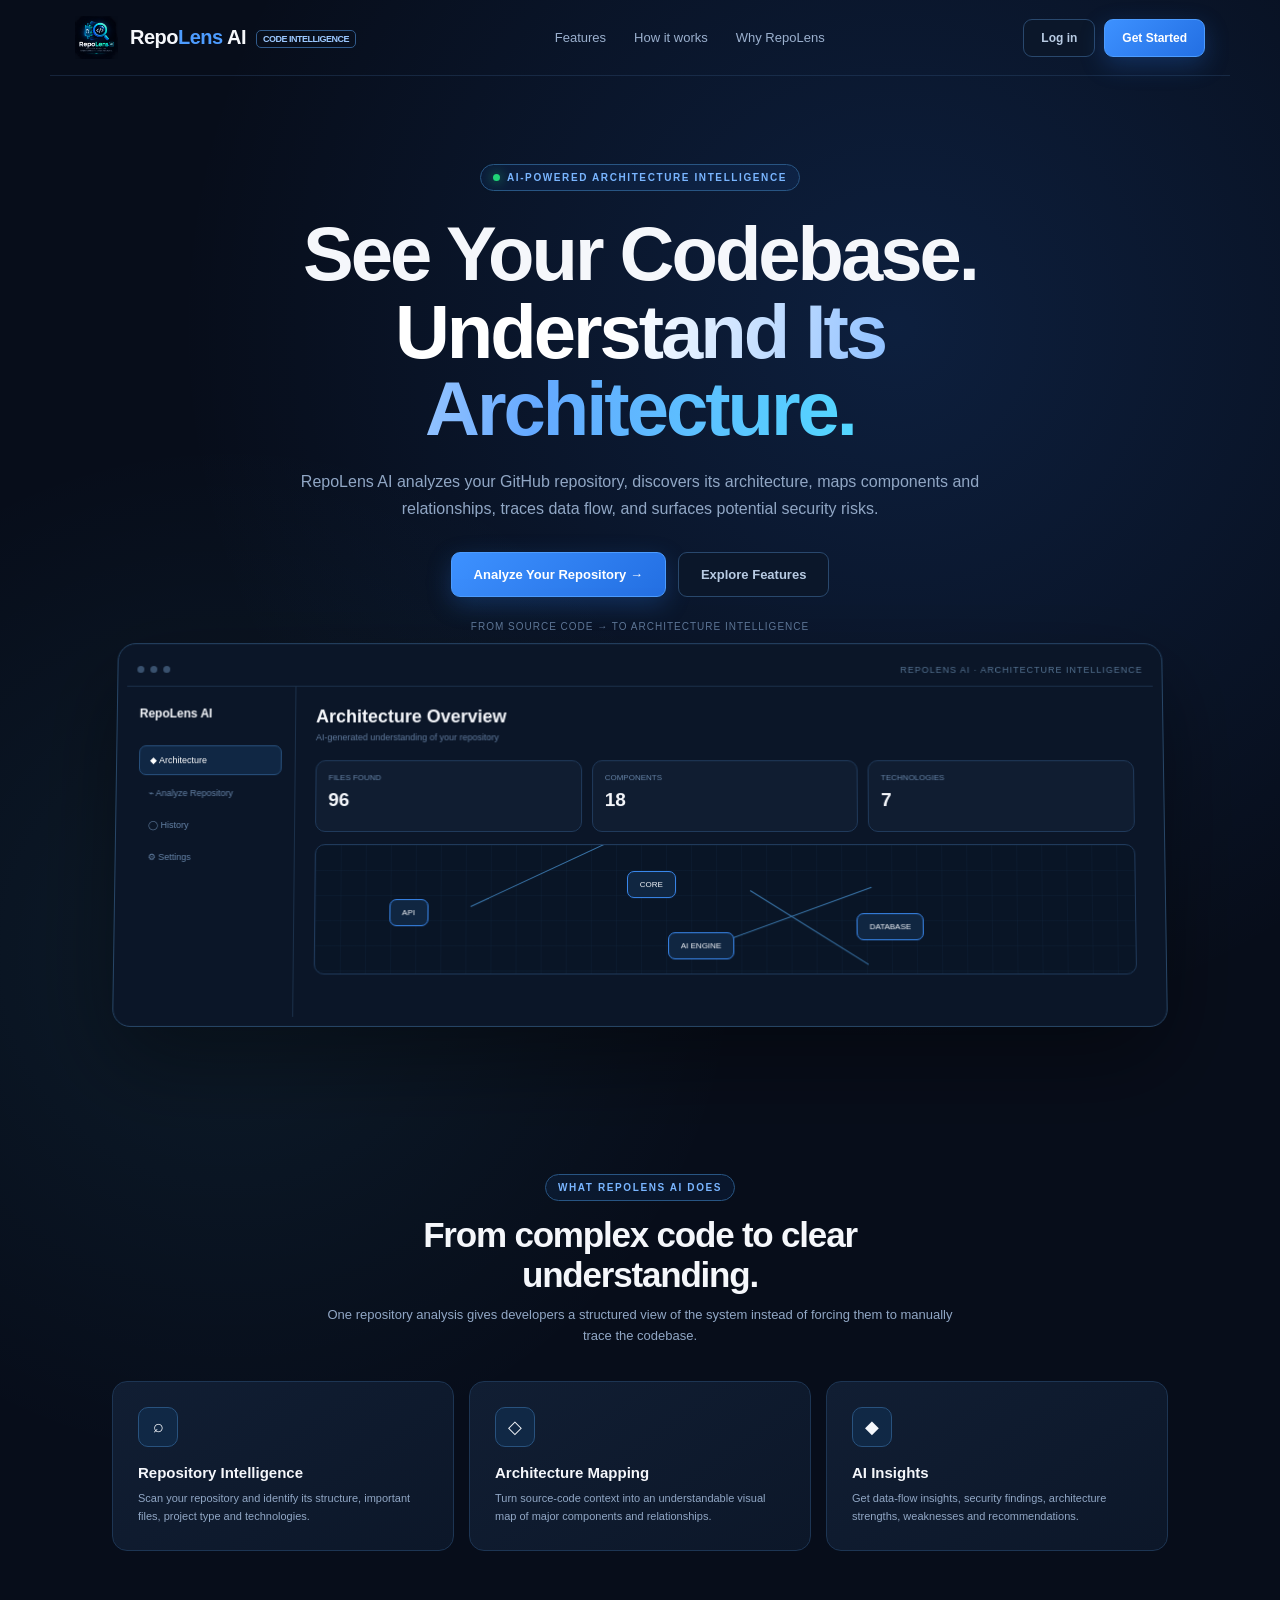
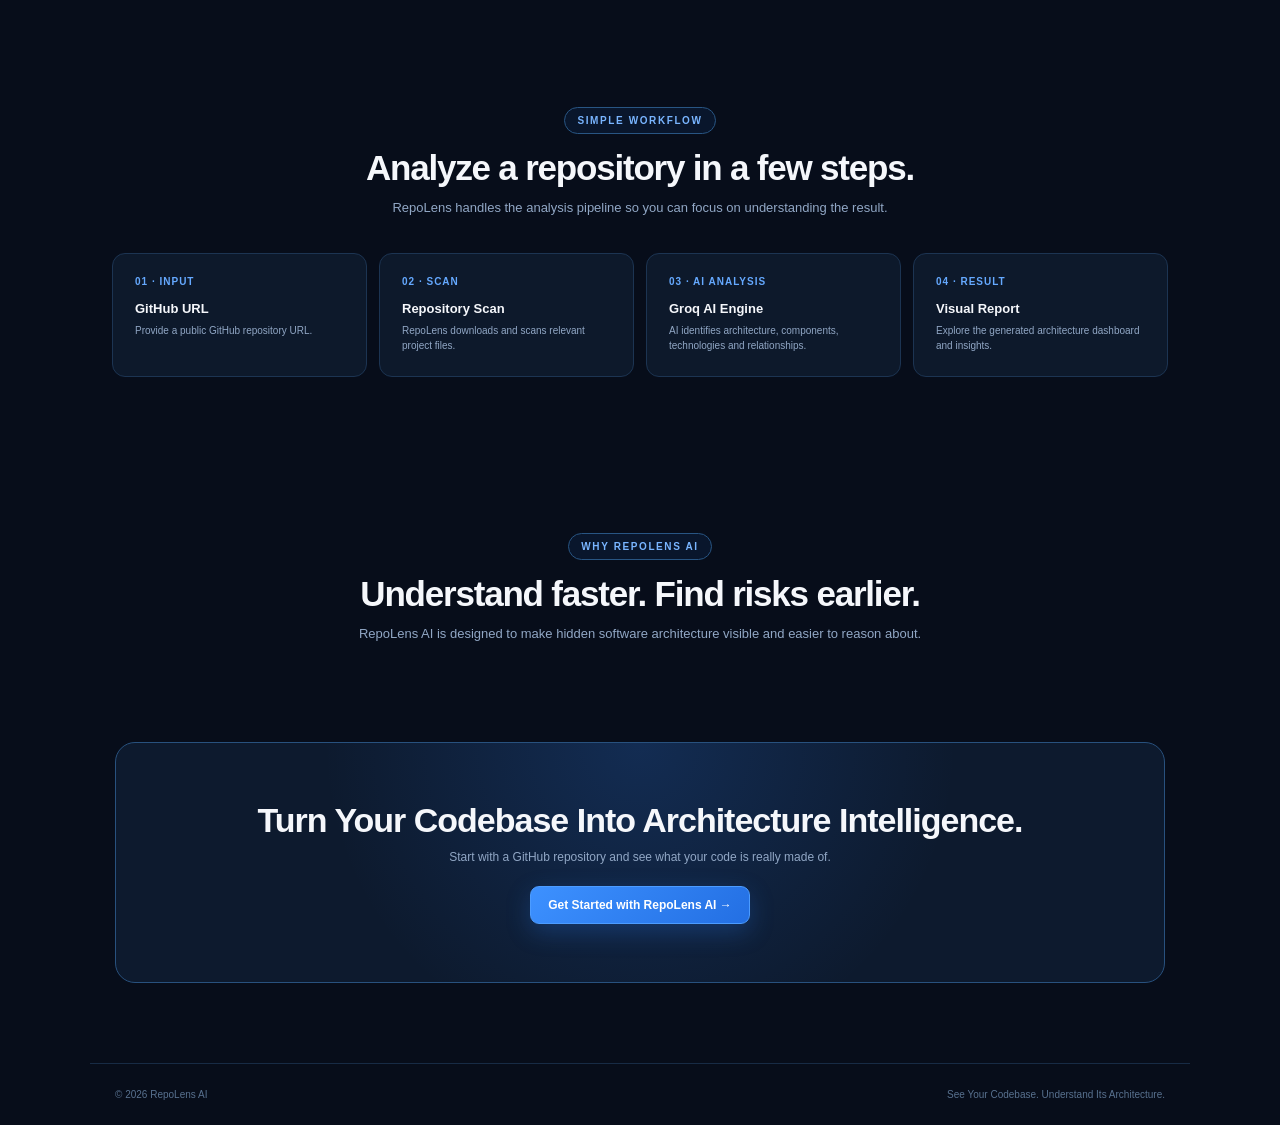
<file: frontend/index.html>
<!DOCTYPE html>
<html lang="en">
<head>
<meta charset="UTF-8">
<meta name="viewport" content="width=device-width, initial-scale=1.0">
<title>RepoLens AI — Code Intelligence</title>
<meta name="description" content="RepoLens AI turns your GitHub codebase into clear architecture intelligence.">
<style>
*{box-sizing:border-box;margin:0;padding:0}
:root{
 --bg:#070d1a;--bg2:#0a1222;--card:#101c31;--border:#1d3553;
 --blue:#4d9cff;--blue2:#2d7ff9;--cyan:#53d7ff;
 --text:#f5f7fb;--muted:#91a7c5;--green:#20d477;
}
html{scroll-behavior:smooth}
body{
 font-family:Inter,Segoe UI,Arial,sans-serif;background:
 radial-gradient(circle at 70% 12%,rgba(45,127,249,.16),transparent 28%),
 radial-gradient(circle at 18% 35%,rgba(83,215,255,.07),transparent 25%),
 var(--bg);color:var(--text);min-height:100vh;overflow-x:hidden;
}
a{text-decoration:none;color:inherit}
.nav{
 height:76px;display:flex;align-items:center;justify-content:space-between;
 max-width:1180px;margin:auto;padding:0 25px;border-bottom:1px solid rgba(50,82,120,.35)
}
.brand{display:flex;align-items:center;gap:12px}
.logo{width:43px;height:43px;object-fit:contain}
.brand-name{font-size:20px;font-weight:850;letter-spacing:-.5px}
.brand-name span{color:var(--blue)}
.badge{font-size:9px;color:#9cc8ff;border:1px solid #315b8c;padding:3px 6px;border-radius:5px;margin-left:5px;vertical-align:middle}
.nav-links{display:flex;align-items:center;gap:28px;color:#9bb0ce;font-size:13px}
.nav-links a:hover{color:#fff}
.nav-actions{display:flex;gap:9px;align-items:center}
.btn{
 display:inline-flex;align-items:center;justify-content:center;padding:11px 17px;
 border-radius:9px;font-size:12px;font-weight:750;transition:.2s;border:1px solid #29486d
}
.btn-ghost{background:#0b172a;color:#b8cbe3}
.btn-ghost:hover{background:#12243d;color:white}
.btn-primary{
 background:linear-gradient(135deg,#3d91ff,#236fe3);border-color:#4c9cff;
 color:#fff;box-shadow:0 8px 25px rgba(45,127,249,.25)
}
.btn-primary:hover{transform:translateY(-1px);box-shadow:0 12px 30px rgba(45,127,249,.35)}
.hero{max-width:1100px;margin:auto;text-align:center;padding:88px 22px 70px}
.eyebrow{
 display:inline-flex;align-items:center;gap:7px;padding:7px 12px;border-radius:30px;
 border:1px solid #285583;background:rgba(45,127,249,.08);color:#79b5ff;
 font-size:10px;font-weight:800;letter-spacing:1.6px
}
.eyebrow i{width:7px;height:7px;border-radius:50%;background:var(--green);box-shadow:0 0 12px rgba(32,212,119,.8)}
.hero h1{
 font-size:clamp(44px,7vw,76px);line-height:1.02;letter-spacing:-3px;
 margin:24px auto 20px;max-width:900px
}
.hero h1 span{
 background:linear-gradient(100deg,#fff 25%,#65a9ff 65%,#53d7ff);
 -webkit-background-clip:text;background-clip:text;color:transparent
}
.hero p{max-width:690px;margin:auto;color:var(--muted);font-size:16px;line-height:1.7}
.hero-actions{display:flex;justify-content:center;gap:12px;margin-top:30px;flex-wrap:wrap}
.hero-actions .btn{padding:14px 22px;font-size:13px}
.trust{margin-top:24px;color:#617b9d;font-size:10px;letter-spacing:1px}
.dashboard-preview{
 max-width:1050px;margin:10px auto 0;border:1px solid #274667;border-radius:18px;
 background:#0b1628;padding:9px;box-shadow:0 35px 90px rgba(0,0,0,.42);
 transform:perspective(1200px) rotateX(2deg)
}
.preview-top{height:34px;display:flex;align-items:center;gap:6px;padding:0 10px;border-bottom:1px solid #1b304a}
.dot{width:7px;height:7px;border-radius:50%;background:#39516e}
.preview-label{margin-left:auto;color:#557392;font-size:9px;letter-spacing:1px}
.preview-body{display:grid;grid-template-columns:170px 1fr;min-height:330px}
.preview-side{border-right:1px solid #1b304a;padding:20px 13px;text-align:left}
.preview-brand{font-size:12px;font-weight:800;margin-bottom:25px}
.preview-item{padding:9px 10px;color:#6583a7;font-size:9px;border-radius:7px;margin:4px 0}
.preview-item.active{color:#fff;background:#102744;border:1px solid #28517e}
.preview-main{padding:20px;text-align:left}
.preview-title{font-size:18px;font-weight:800}
.preview-sub{font-size:9px;color:#607a9c;margin-top:5px}
.preview-cards{display:grid;grid-template-columns:repeat(3,1fr);gap:10px;margin-top:18px}
.mini-card{height:72px;border:1px solid #203a5b;background:#101d31;border-radius:10px;padding:12px}
.mini-label{font-size:8px;color:#6684a7}.mini-value{font-size:19px;font-weight:800;margin-top:7px}
.preview-graph{margin-top:12px;height:130px;border:1px solid #203a5b;background:
 linear-gradient(rgba(45,90,140,.08) 1px,transparent 1px),
 linear-gradient(90deg,rgba(45,90,140,.08) 1px,transparent 1px),#091526;
 background-size:25px 25px;border-radius:10px;position:relative;overflow:hidden
}
.node{position:absolute;padding:8px 12px;border:1px solid #3988ee;background:#102641;border-radius:7px;font-size:8px}
.n1{left:9%;top:42%}.n2{left:38%;top:20%}.n3{left:66%;top:53%}.n4{left:43%;top:68%}
.line{position:absolute;height:1px;background:#3974a8;transform-origin:left center}
.l1{left:19%;top:48%;width:22%;transform:rotate(-25deg)}
.l2{left:53%;top:35%;width:17%;transform:rotate(32deg)}
.l3{left:51%;top:72%;width:18%;transform:rotate(-20deg)}
.section{max-width:1100px;margin:auto;padding:78px 22px}
.section-head{text-align:center;max-width:650px;margin:auto}
.section-head .eyebrow{margin-bottom:14px}
.section-head h2{font-size:35px;letter-spacing:-1.2px}
.section-head p{color:var(--muted);font-size:13px;line-height:1.6;margin-top:10px}
.features{display:grid;grid-template-columns:repeat(3,1fr);gap:15px;margin-top:34px}
.card{
 background:linear-gradient(145deg,#111e33,#0c1729);border:1px solid var(--border);
 border-radius:15px;padding:25px;transition:.25s
}
.card:hover{transform:translateY(-4px);border-color:#315d8d}
.icon{
 width:40px;height:40px;display:grid;place-items:center;border-radius:10px;
 background:#102845;border:1px solid #28527e;font-size:18px
}
.card h3{font-size:15px;margin-top:17px}.card p{font-size:11px;color:var(--muted);line-height:1.65;margin-top:8px}
.steps{display:grid;grid-template-columns:repeat(4,1fr);gap:12px;margin-top:34px}
.step{position:relative;padding:22px;background:#0d192b;border:1px solid #1c3452;border-radius:13px}
.num{color:#65a9ff;font-size:10px;font-weight:850;letter-spacing:1px}
.step h3{font-size:13px;margin-top:14px}.step p{font-size:10px;color:var(--muted);line-height:1.55;margin-top:7px}
.cta{
 max-width:1050px;margin:20px auto 80px;padding:58px 25px;text-align:center;border-radius:20px;
 border:1px solid #28517e;background:
 radial-gradient(circle at 50% 0,rgba(45,127,249,.18),transparent 55%),#0d1a2e
}
.cta h2{font-size:34px;letter-spacing:-1px}.cta p{color:var(--muted);font-size:12px;margin:10px auto 22px}
footer{border-top:1px solid #172b45;padding:25px;display:flex;justify-content:space-between;max-width:1100px;margin:auto;color:#58718f;font-size:10px}
@media(max-width:800px){
 .nav-links{display:none}.hero{padding-top:60px}.hero h1{letter-spacing:-2px}
 .preview-body{grid-template-columns:90px 1fr}.preview-side{padding:15px 7px}.preview-cards{grid-template-columns:1fr}
 .features,.steps{grid-template-columns:1fr 1fr}
}
@media(max-width:520px){
 .nav{padding:0 15px}.brand-name{font-size:17px}.nav-actions .btn{padding:9px 11px}
 .hero h1{font-size:43px}.hero p{font-size:14px}.dashboard-preview{display:none}
 .features,.steps{grid-template-columns:1fr}.section{padding:60px 17px}.cta{margin:10px 17px 60px}.cta h2{font-size:27px}
 footer{margin:0 17px}
}
</style>
</head>
<body>

<nav class="nav">
  <a href="index.html" class="brand">
    <img src="../assets/repolens_logo.png" class="logo" alt="RepoLens AI">
    <div class="brand-name">Repo<span>Lens</span> AI <small class="badge">CODE INTELLIGENCE</small></div>
  </a>
  <div class="nav-links">
    <a href="#features">Features</a>
    <a href="#workflow">How it works</a>
    <a href="#about">Why RepoLens</a>
  </div>
  <div class="nav-actions">
    <a href="login.html" class="btn btn-ghost">Log in</a>
    <a href="signup.html" class="btn btn-primary">Get Started</a>
  </div>
</nav>

<main>
<section class="hero">
  <div class="eyebrow"><i></i> AI-POWERED ARCHITECTURE INTELLIGENCE</div>
  <h1>See Your Codebase.<br><span>Understand Its Architecture.</span></h1>
  <p>
    RepoLens AI analyzes your GitHub repository, discovers its architecture,
    maps components and relationships, traces data flow, and surfaces potential security risks.
  </p>
  <div class="hero-actions">
    <a href="signup.html" class="btn btn-primary">Analyze Your Repository →</a>
    <a href="#features" class="btn btn-ghost">Explore Features</a>
  </div>
  <div class="trust">FROM SOURCE CODE → TO ARCHITECTURE INTELLIGENCE</div>

  <div class="dashboard-preview" aria-label="RepoLens AI dashboard preview">
    <div class="preview-top">
      <span class="dot"></span><span class="dot"></span><span class="dot"></span>
      <span class="preview-label">REPOLENS AI · ARCHITECTURE INTELLIGENCE</span>
    </div>
    <div class="preview-body">
      <div class="preview-side">
        <div class="preview-brand">RepoLens AI</div>
        <div class="preview-item active">◆ Architecture</div>
        <div class="preview-item">⌁ Analyze Repository</div>
        <div class="preview-item">◯ History</div>
        <div class="preview-item">⚙ Settings</div>
      </div>
      <div class="preview-main">
        <div class="preview-title">Architecture Overview</div>
        <div class="preview-sub">AI-generated understanding of your repository</div>
        <div class="preview-cards">
          <div class="mini-card"><div class="mini-label">FILES FOUND</div><div class="mini-value">96</div></div>
          <div class="mini-card"><div class="mini-label">COMPONENTS</div><div class="mini-value">18</div></div>
          <div class="mini-card"><div class="mini-label">TECHNOLOGIES</div><div class="mini-value">7</div></div>
        </div>
        <div class="preview-graph">
          <div class="line l1"></div><div class="line l2"></div><div class="line l3"></div>
          <div class="node n1">API</div><div class="node n2">CORE</div>
          <div class="node n3">DATABASE</div><div class="node n4">AI ENGINE</div>
        </div>
      </div>
    </div>
  </div>
</section>

<section class="section" id="features">
  <div class="section-head">
    <div class="eyebrow">WHAT REPOLENS AI DOES</div>
    <h2>From complex code to clear understanding.</h2>
    <p>One repository analysis gives developers a structured view of the system instead of forcing them to manually trace the codebase.</p>
  </div>
  <div class="features">
    <div class="card"><div class="icon">⌕</div><h3>Repository Intelligence</h3><p>Scan your repository and identify its structure, important files, project type and technologies.</p></div>
    <div class="card"><div class="icon">◇</div><h3>Architecture Mapping</h3><p>Turn source-code context into an understandable visual map of major components and relationships.</p></div>
    <div class="card"><div class="icon">◆</div><h3>AI Insights</h3><p>Get data-flow insights, security findings, architecture strengths, weaknesses and recommendations.</p></div>
  </div>
</section>

<section class="section" id="workflow">
  <div class="section-head">
    <div class="eyebrow">SIMPLE WORKFLOW</div>
    <h2>Analyze a repository in a few steps.</h2>
    <p>RepoLens handles the analysis pipeline so you can focus on understanding the result.</p>
  </div>
  <div class="steps">
    <div class="step"><div class="num">01 · INPUT</div><h3>GitHub URL</h3><p>Provide a public GitHub repository URL.</p></div>
    <div class="step"><div class="num">02 · SCAN</div><h3>Repository Scan</h3><p>RepoLens downloads and scans relevant project files.</p></div>
    <div class="step"><div class="num">03 · AI ANALYSIS</div><h3>Groq AI Engine</h3><p>AI identifies architecture, components, technologies and relationships.</p></div>
    <div class="step"><div class="num">04 · RESULT</div><h3>Visual Report</h3><p>Explore the generated architecture dashboard and insights.</p></div>
  </div>
</section>

<section class="section" id="about">
  <div class="section-head">
    <div class="eyebrow">WHY REPOLENS AI</div>
    <h2>Understand faster. Find risks earlier.</h2>
    <p>RepoLens AI is designed to make hidden software architecture visible and easier to reason about.</p>
  </div>
</section>

<section class="cta">
  <h2>Turn Your Codebase Into Architecture Intelligence.</h2>
  <p>Start with a GitHub repository and see what your code is really made of.</p>
  <a href="signup.html" class="btn btn-primary">Get Started with RepoLens AI →</a>
</section>
</main>

<footer>
  <span>© 2026 RepoLens AI</span>
  <span>See Your Codebase. Understand Its Architecture.</span>
</footer>

</body>
</html>
</file>
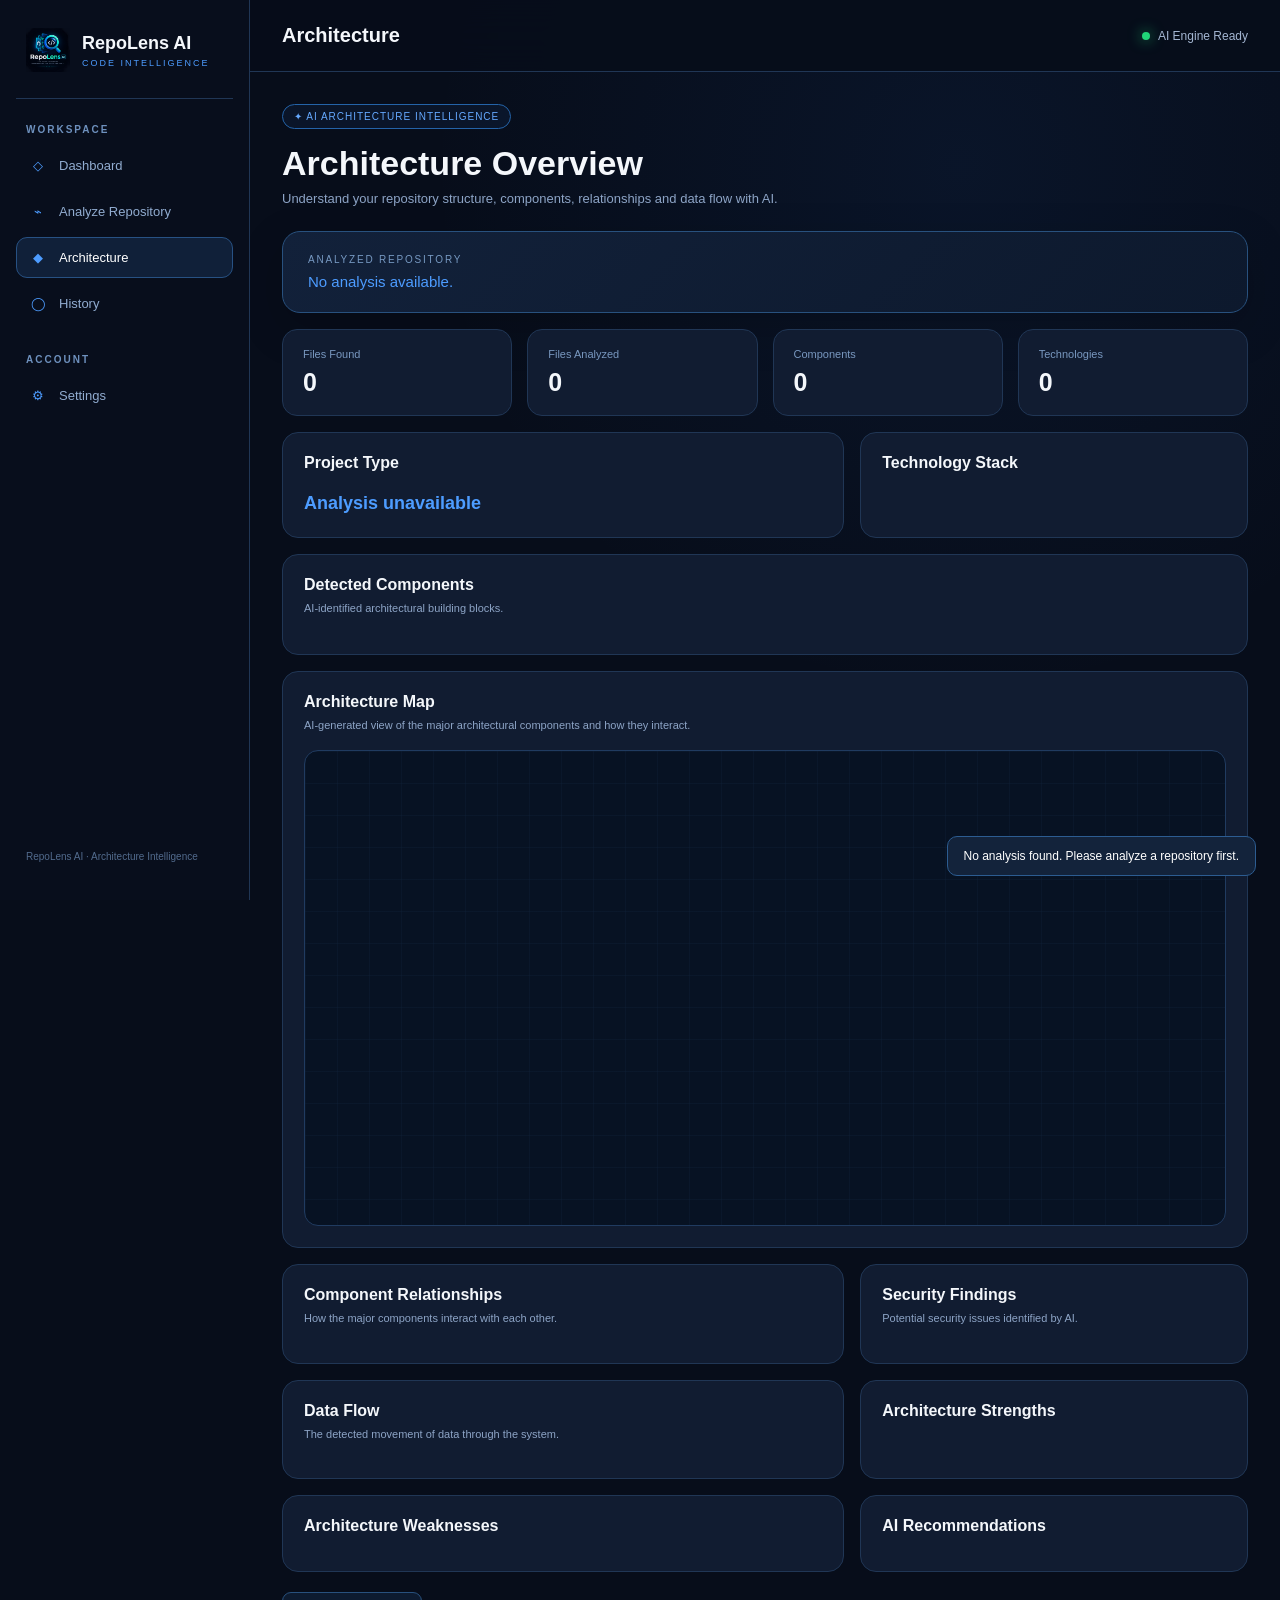
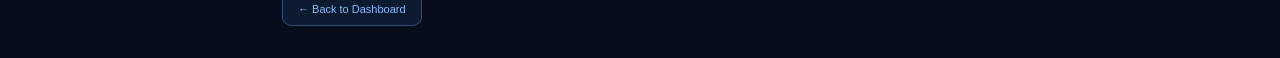
<file: frontend/architecture.html>
<!DOCTYPE html>
<html lang="en">
<head>
<meta charset="UTF-8">
<meta name="viewport" content="width=device-width,initial-scale=1.0">
<title>Architecture | RepoLens AI</title>
<link rel="icon" href="data:,">

<style>
*{box-sizing:border-box;margin:0;padding:0}
:root{
 --bg:#070d1a;--sidebar:#080e1c;--card:#111c31;--card2:#0c1629;
 --border:#203655;--blue:#4d9cff;--blue2:#2d7ff9;
 --text:#f4f7fb;--muted:#8da4c6;--green:#20d477;
 --yellow:#f5b942;--red:#ff5964;
}
body{
 font-family:Inter,Arial,sans-serif;
 background:radial-gradient(circle at 75% 10%,rgba(42,113,220,.08),transparent 30%),var(--bg);
 color:var(--text);min-height:100vh;
}
a{color:inherit;text-decoration:none}
.sidebar{
 position:fixed;inset:0 auto 0 0;width:250px;background:var(--sidebar);
 border-right:1px solid var(--border);padding:24px 16px;z-index:20;
 display:flex;flex-direction:column;
}
.brand{
 display:flex;align-items:center;gap:12px;padding:4px 10px 26px;
 border-bottom:1px solid var(--border);cursor:pointer;
}
.brand img{width:44px;height:44px;object-fit:contain;transition:.2s}
.brand:hover img{transform:scale(1.05)}
.brand-name{font-size:18px;font-weight:850}
.brand-sub{margin-top:4px;color:var(--blue);font-size:9px;letter-spacing:2px}
.nav-title{
 margin:25px 10px 10px;color:#6e91be;font-size:10px;font-weight:800;letter-spacing:2px
}
.nav-link{
 display:flex;align-items:center;gap:12px;padding:12px 12px;margin-bottom:5px;
 border:1px solid transparent;border-radius:11px;color:#91acd0;font-size:13px;transition:.2s
}
.nav-link:hover,.nav-link.active{color:#fff;background:#102039;border-color:#275183}
.nav-icon{width:18px;text-align:center;color:var(--blue)}
.sidebar-footer{margin-top:auto;color:#526b8d;font-size:10px;padding:14px 10px}
.main{margin-left:250px;min-height:100vh}
.topbar{
 height:72px;padding:0 32px;border-bottom:1px solid var(--border);
 display:flex;align-items:center;justify-content:space-between;position:sticky;top:0;
 background:rgba(7,13,26,.93);backdrop-filter:blur(18px);z-index:10
}
.page-title{font-size:20px;font-weight:800}
.engine-status{display:flex;align-items:center;gap:8px;color:#a4b7d3;font-size:12px}
.status-dot{width:8px;height:8px;border-radius:50%;background:var(--green);box-shadow:0 0 14px rgba(32,212,119,.8)}
.content{padding:32px;max-width:1450px;margin:auto}
.eyebrow{
 display:inline-flex;padding:6px 11px;border-radius:30px;border:1px solid #2463a8;
 color:#65a9ff;font-size:10px;letter-spacing:1px;background:rgba(42,123,230,.07)
}
.hero-title{font-size:34px;margin-top:15px}
.hero-description{margin-top:8px;color:var(--muted);font-size:13px}
.repo-card{
 margin-top:25px;padding:22px 25px;border:1px solid #28517e;border-radius:18px;
 background:linear-gradient(135deg,#12213a,#0d192d);box-shadow:0 15px 45px rgba(0,0,0,.18)
}
.repo-label{color:#7799c2;font-size:10px;letter-spacing:1.8px}
.repo-url{margin-top:8px;color:var(--blue);font-size:15px;word-break:break-all}
.stats-grid{display:grid;grid-template-columns:repeat(4,1fr);gap:15px;margin-top:16px}
.stat-card{padding:18px 20px;background:var(--card);border:1px solid var(--border);border-radius:15px}
.stat-label{color:#7998c0;font-size:11px}.stat-value{margin-top:8px;font-size:25px;font-weight:850}
.dashboard-grid{display:grid;grid-template-columns:1.45fr 1fr;gap:16px;margin-top:16px}
.card{
 background:var(--card);border:1px solid var(--border);border-radius:16px;padding:21px;overflow:hidden
}
.card-title{font-size:16px;font-weight:800}.card-description{color:var(--muted);margin-top:6px;font-size:11px;line-height:1.5}
.project-type{color:var(--blue);font-size:18px;font-weight:700;line-height:1.45;margin-top:18px}
.tech-list{display:flex;flex-wrap:wrap;gap:8px;margin-top:16px}
.tech{border:1px solid #28578b;background:#0b1a31;color:#83b9ff;padding:7px 10px;border-radius:9px;font-size:11px}
.components-list{margin-top:16px;display:grid;grid-template-columns:repeat(2,1fr);gap:10px}
.component{padding:13px;background:var(--card2);border:1px solid #1d3554;border-radius:11px}
.component-name{color:white;font-weight:700;font-size:12px}
.component-type{display:inline-block;margin-top:6px;padding:3px 6px;background:rgba(66,142,239,.12);color:#73afff;border-radius:5px;font-size:9px}
.component-description{color:var(--muted);margin-top:7px;line-height:1.45;font-size:10px}
.graph-card{margin-top:16px}
.graph-wrapper{
 margin-top:17px;min-height:470px;
 background:linear-gradient(rgba(43,90,140,.07) 1px,transparent 1px),linear-gradient(90deg,rgba(43,90,140,.07) 1px,transparent 1px),#071223;
 background-size:32px 32px;border:1px solid #203b60;border-radius:14px;overflow:auto;padding:12px
}
svg{display:block;min-width:900px;width:100%;height:450px}
.node-box{fill:#10213a;stroke:#348aff;stroke-width:2}
.node-box:hover{fill:#163052}
.node-text{fill:white;font-size:14px;font-weight:700;text-anchor:middle}
.node-sub{fill:#79a0cc;font-size:9px;text-anchor:middle}
.edge{stroke:#4b83b7;stroke-width:1.5;marker-end:url(#arrow);opacity:.75}
.edge-label{fill:#8aa8ca;font-size:9px;text-anchor:middle}
.smart-list{margin-top:15px;display:grid;gap:9px}
.list-item{padding:12px;background:var(--card2);border:1px solid #1e3655;border-radius:11px;color:#b3c5dc;line-height:1.45;font-size:11px}
.relationship-item{display:grid;grid-template-columns:1fr auto 1fr;gap:7px;align-items:center}
.relationship-node{padding:8px;background:#10213a;border:1px solid #23466e;border-radius:8px;color:#dbeafe;font-size:10px;overflow:hidden;text-overflow:ellipsis}
.relationship-arrow{color:var(--blue);font-weight:800}
.relationship-type{grid-column:1/-1;color:#8199b8;font-size:10px;padding-left:2px}
.security-item{padding:13px;border:1px solid #293f5e;background:#0c1729;border-radius:11px}
.security-head{display:flex;align-items:flex-start;justify-content:space-between;gap:10px}
.security-finding{font-weight:700;line-height:1.4;font-size:11px}
.severity{flex-shrink:0;padding:4px 7px;border-radius:7px;font-size:9px;font-weight:800}
.severity.low{color:#36df8a;background:rgba(32,212,119,.12)}
.severity.medium{color:#ffd05a;background:rgba(245,185,66,.12)}
.severity.high,.severity.critical{color:#ff7c84;background:rgba(255,89,100,.12)}
.recommendation{color:var(--muted);margin-top:7px;line-height:1.45;font-size:10px}
.flow-step{display:flex;align-items:flex-start;gap:9px}
.flow-number{width:23px;height:23px;border-radius:50%;background:#15345c;color:#7db6ff;display:grid;place-items:center;flex-shrink:0;font-size:10px;font-weight:700}
.empty{color:#7189aa;padding:14px 0;font-size:11px}
.back-button{
 margin-top:20px;display:inline-flex;padding:10px 15px;border-radius:9px;
 border:1px solid #28517e;color:#8ebcff;background:#0d1b30;font-size:11px
}
.back-button:hover{background:#132746}
.toast{
 position:fixed;right:24px;bottom:24px;padding:12px 16px;background:#13233b;
 border:1px solid #2c5c91;border-radius:10px;color:white;opacity:0;transform:translateY(15px);
 pointer-events:none;transition:.25s;z-index:100;font-size:12px
}
.toast.show{opacity:1;transform:translateY(0)}
@media(max-width:1100px){
 .sidebar{width:210px}.main{margin-left:210px}.content{padding:24px}.stats-grid{grid-template-columns:repeat(2,1fr)}
 .dashboard-grid{grid-template-columns:1fr}
}
@media(max-width:700px){
 .sidebar{position:relative;width:100%;min-height:auto;padding:15px}.main{margin-left:0}
 .sidebar-footer{display:none}.nav-title{margin-top:15px}.nav-link{display:inline-flex;margin-right:4px}
 .topbar{height:62px;padding:0 18px}.content{padding:18px}.stats-grid{grid-template-columns:1fr 1fr}
 .components-list{grid-template-columns:1fr}.hero-title{font-size:27px}.engine-status{font-size:10px}
}
@media(max-width:450px){.stats-grid{grid-template-columns:1fr}.dashboard-grid{grid-template-columns:1fr}}
</style>
</head>

<body>

<aside class="sidebar">
 <a href="dashboard.html" class="brand" aria-label="RepoLens AI Dashboard">
  <img src="../assets/repolens_logo.png" alt="RepoLens AI">
  <div>
   <div class="brand-name">RepoLens AI</div>
   <div class="brand-sub">CODE INTELLIGENCE</div>
  </div>
 </a>

 <div class="nav-title">WORKSPACE</div>
 <a class="nav-link" href="dashboard.html"><span class="nav-icon">◇</span>Dashboard</a>
 <a class="nav-link" href="dashboard.html#analyzer"><span class="nav-icon">⌁</span>Analyze Repository</a>
 <a class="nav-link active" href="architecture.html"><span class="nav-icon">◆</span>Architecture</a>
 <a class="nav-link" href="history.html"><span class="nav-icon">◯</span>History</a>

 <div class="nav-title">ACCOUNT</div>
 <a class="nav-link" href="settings.html"><span class="nav-icon">⚙</span>Settings</a>

 <div class="sidebar-footer">RepoLens AI · Architecture Intelligence</div>
</aside>

<main class="main">
 <header class="topbar">
  <h1 class="page-title">Architecture</h1>
  <div class="engine-status"><span class="status-dot"></span>AI Engine Ready</div>
 </header>

 <section class="content">
  <span class="eyebrow">✦ AI ARCHITECTURE INTELLIGENCE</span>
  <h2 class="hero-title">Architecture Overview</h2>
  <p class="hero-description">Understand your repository structure, components, relationships and data flow with AI.</p>

  <div class="repo-card">
   <div class="repo-label">ANALYZED REPOSITORY</div>
   <div class="repo-url" id="repoUrl">Loading repository...</div>
  </div>

  <div class="stats-grid">
   <div class="stat-card"><div class="stat-label">Files Found</div><div class="stat-value" id="filesFound">0</div></div>
   <div class="stat-card"><div class="stat-label">Files Analyzed</div><div class="stat-value" id="filesAnalyzed">0</div></div>
   <div class="stat-card"><div class="stat-label">Components</div><div class="stat-value" id="componentCount">0</div></div>
   <div class="stat-card"><div class="stat-label">Technologies</div><div class="stat-value" id="technologyCount">0</div></div>
  </div>

  <div class="dashboard-grid">
   <section class="card">
    <div class="card-title">Project Type</div>
    <div class="project-type" id="projectType">Loading...</div>
   </section>
   <section class="card">
    <div class="card-title">Technology Stack</div>
    <div class="tech-list" id="technologiesList"></div>
   </section>
  </div>

  <section class="card" style="margin-top:16px">
   <div class="card-title">Detected Components</div>
   <div class="card-description">AI-identified architectural building blocks.</div>
   <div class="components-list" id="componentsList"></div>
  </section>

  <section class="card graph-card">
   <div class="card-title">Architecture Map</div>
   <div class="card-description">AI-generated view of the major architectural components and how they interact.</div>
   <div class="graph-wrapper">
    <svg id="architectureSvg" viewBox="0 0 1100 500" preserveAspectRatio="xMidYMid meet">
     <defs>
      <marker id="arrow" markerWidth="8" markerHeight="8" refX="7" refY="3" orient="auto" markerUnits="strokeWidth">
       <path d="M0,0 L0,6 L7,3 z" fill="#4b83b7"></path>
      </marker>
     </defs>
     <g id="graphEdges"></g><g id="graphNodes"></g>
    </svg>
   </div>
  </section>

  <div class="dashboard-grid">
   <section class="card">
    <div class="card-title">Component Relationships</div>
    <div class="card-description">How the major components interact with each other.</div>
    <div class="smart-list" id="relationshipsList"></div>
   </section>

   <section class="card">
    <div class="card-title">Security Findings</div>
    <div class="card-description">Potential security issues identified by AI.</div>
    <div class="smart-list" id="securityList"></div>
   </section>

   <section class="card">
    <div class="card-title">Data Flow</div>
    <div class="card-description">The detected movement of data through the system.</div>
    <div class="smart-list" id="dataFlowList"></div>
   </section>

   <section class="card">
    <div class="card-title">Architecture Strengths</div>
    <div class="smart-list" id="strengthsList"></div>
   </section>

   <section class="card">
    <div class="card-title">Architecture Weaknesses</div>
    <div class="smart-list" id="weaknessesList"></div>
   </section>

   <section class="card">
    <div class="card-title">AI Recommendations</div>
    <div class="smart-list" id="recommendationsList"></div>
   </section>
  </div>

  <a href="dashboard.html" class="back-button">← Back to Dashboard</a>
 </section>
</main>

<div class="toast" id="toast"></div>

<script>
const STORAGE_KEY="repolens_last_analysis";

function safeArray(v){return Array.isArray(v)?v:[]}
function safeText(v,fallback="—"){return v===null||v===undefined||v===""?fallback:String(v)}
function escapeHTML(v){
 return safeText(v).replace(/[&<>"']/g,c=>({"&":"&amp;","<":"&lt;",">":"&gt;",'"':"&quot;","'":"&#039;"}[c]))
}
function showToast(message){
 const t=document.getElementById("toast");
 t.textContent=message;t.classList.add("show");
 clearTimeout(window.__toastTimer);
 window.__toastTimer=setTimeout(()=>t.classList.remove("show"),3000);
}

function loadAnalysis(){
 const raw=localStorage.getItem(STORAGE_KEY);
 if(!raw){
  showToast("No analysis found. Please analyze a repository first.");
  document.getElementById("repoUrl").textContent="No analysis available.";
  document.getElementById("projectType").textContent="Analysis unavailable";
  return;
 }
 try{renderAnalysis(JSON.parse(raw))}
 catch(e){console.error(e);showToast("Saved analysis data is invalid.")}
}

function renderAnalysis(data){
  /*
   * Backend returns the analysis fields at the top level:
   * project_type, technologies, components, relationships, etc.
   * Also support the older nested { architecture: {...} } format.
   */
  const a =
    data.architecture &&
    typeof data.architecture === "object" &&
    !Array.isArray(data.architecture)
      ? data.architecture
      : data;

  const technologies=safeArray(a.technologies);
  const components=safeArray(a.components);
  const relationships=safeArray(a.relationships||a.connections);
  const security=safeArray(a.security_findings);
  const dataFlow=safeArray(a.data_flow);
  const strengths=safeArray(a.strengths);
  const weaknesses=safeArray(a.weaknesses);
  const recommendations=safeArray(a.recommendations);

  const repository =
    data.repository &&
    typeof data.repository === "object"
      ? data.repository.url
      : data.repository;

  document.getElementById("repoUrl").textContent=safeText(repository,"Unknown repository");
  document.getElementById("filesFound").textContent=data.files_found||0;
  document.getElementById("filesAnalyzed").textContent=data.files_analyzed||0;
  document.getElementById("componentCount").textContent=components.length;
  document.getElementById("technologyCount").textContent=technologies.length;
  document.getElementById("projectType").textContent=safeText(
    a.project_type || data.project_type,
    "Unknown project"
  );

 renderTechnologies(technologies);
 renderComponents(components);
 renderRelationships(relationships);
 renderSecurity(security);
 renderDataFlow(dataFlow);
 renderSimpleList("strengthsList",strengths,"No strengths identified.");
 renderSimpleList("weaknessesList",weaknesses,"No weaknesses identified.");
 renderSimpleList("recommendationsList",recommendations,"No recommendations available.");
 renderGraph(components,relationships);
}

function renderTechnologies(items){
 const c=document.getElementById("technologiesList");c.innerHTML="";
 if(!items.length){c.innerHTML='<div class="empty">No technologies identified.</div>';return}
 items.forEach(item=>{
  const d=document.createElement("div");d.className="tech";d.textContent=safeText(item);c.appendChild(d);
 })
}

function renderComponents(items){
 const c=document.getElementById("componentsList");c.innerHTML="";
 if(!items.length){c.innerHTML='<div class="empty">No components identified.</div>';return}
 items.forEach((item,index)=>{
  const name=typeof item==="object"?item.name:`Component ${index+1}`;
  const type=typeof item==="object"?item.type:"Component";
  const desc=typeof item==="object"?item.description:"";
  const d=document.createElement("div");d.className="component";
  d.innerHTML=`<div class="component-name">${escapeHTML(name)}</div>
   <span class="component-type">${escapeHTML(type||"Component")}</span>
   <div class="component-description">${escapeHTML(desc||"AI detected architectural component.")}</div>`;
  c.appendChild(d);
 })
}

function renderRelationships(items){
 const c=document.getElementById("relationshipsList");c.innerHTML="";
 if(!items.length){c.innerHTML='<div class="empty">No component relationships identified.</div>';return}
 items.forEach(item=>{
  let source="",target="",relationship="";
  if(typeof item==="object"){
   source=item.source||item.from||"Unknown";target=item.target||item.to||"Unknown";
   relationship=item.relationship||item.type||"interacts with";
  }else relationship=String(item);
  const d=document.createElement("div");d.className="list-item";
  if(source&&target){
   d.innerHTML=`<div class="relationship-item">
    <div class="relationship-node">${escapeHTML(source)}</div><div class="relationship-arrow">→</div>
    <div class="relationship-node">${escapeHTML(target)}</div>
    <div class="relationship-type">${escapeHTML(relationship)}</div>
   </div>`;
  }else d.textContent=relationship;
  c.appendChild(d);
 })
}

function renderSecurity(items){
 const c=document.getElementById("securityList");c.innerHTML="";
 if(!items.length){c.innerHTML='<div class="empty">No security findings reported.</div>';return}
 items.forEach(item=>{
  let severity="Low",finding="",recommendation="";
  if(typeof item==="object"){
   severity=item.severity||"Low";finding=item.finding||item.issue||"Potential security issue";
   recommendation=item.recommendation||"";
  }else finding=String(item);
  const cls=String(severity).toLowerCase();
  const d=document.createElement("div");d.className="security-item";
  d.innerHTML=`<div class="security-head"><div class="security-finding">${escapeHTML(finding)}</div>
   <span class="severity ${escapeHTML(cls)}">${escapeHTML(severity)}</span></div>
   ${recommendation?`<div class="recommendation">${escapeHTML(recommendation)}</div>`:""}`;
  c.appendChild(d);
 })
}

function renderDataFlow(items){
 const c=document.getElementById("dataFlowList");c.innerHTML="";
 if(!items.length){c.innerHTML='<div class="empty">No data flow identified.</div>';return}
 items.forEach((item,i)=>{
  const text=typeof item==="object"?JSON.stringify(item):String(item);
  const d=document.createElement("div");d.className="list-item flow-step";
  d.innerHTML=`<div class="flow-number">${i+1}</div><div>${escapeHTML(text)}</div>`;
  c.appendChild(d);
 })
}

function renderSimpleList(id,items,emptyMessage){
 const c=document.getElementById(id);c.innerHTML="";
 if(!items.length){c.innerHTML=`<div class="empty">${escapeHTML(emptyMessage)}</div>`;return}
 items.forEach(item=>{
  const d=document.createElement("div");d.className="list-item";
  d.textContent=typeof item==="object"?JSON.stringify(item):String(item);
  c.appendChild(d);
 })
}

function renderGraph(components,relationships){
 const edges=document.getElementById("graphEdges");
 const nodes=document.getElementById("graphNodes");
 edges.innerHTML="";nodes.innerHTML="";
 if(!components.length)return;

 const names=[...new Set(components.map((c,i)=>typeof c==="object"?(c.name||`Component ${i+1}`):String(c)))].slice(0,10);
 const positions={};
 const cx=550,cy=250;
 const radius=Math.min(195,145+names.length*6);

 names.forEach((name,i)=>{
  const angle=(i/names.length)*Math.PI*2-Math.PI/2;
  positions[name]={x:cx+Math.cos(angle)*radius,y:cy+Math.sin(angle)*radius}
 });

 relationships.forEach(item=>{
  if(!item||typeof item!=="object")return;
  const source=item.source||item.from,target=item.target||item.to;
  if(!source||!target||!positions[source]||!positions[target])return;
  const s=positions[source],t=positions[target];

  const line=document.createElementNS("http://www.w3.org/2000/svg","line");
  line.setAttribute("x1",s.x);line.setAttribute("y1",s.y);
  line.setAttribute("x2",t.x);line.setAttribute("y2",t.y);
  line.setAttribute("class","edge");edges.appendChild(line);

  const rel=item.relationship||item.type||"";
  if(rel){
   const label=document.createElementNS("http://www.w3.org/2000/svg","text");
   label.setAttribute("x",(s.x+t.x)/2);label.setAttribute("y",(s.y+t.y)/2-7);
   label.setAttribute("class","edge-label");label.textContent=String(rel).slice(0,28);
   edges.appendChild(label);
  }
 });

 names.forEach(name=>{
  const pos=positions[name];
  const group=document.createElementNS("http://www.w3.org/2000/svg","g");
  const rect=document.createElementNS("http://www.w3.org/2000/svg","rect");
  rect.setAttribute("x",pos.x-78);rect.setAttribute("y",pos.y-30);
  rect.setAttribute("width",156);rect.setAttribute("height",60);
  rect.setAttribute("rx",13);rect.setAttribute("class","node-box");

  const text=document.createElementNS("http://www.w3.org/2000/svg","text");
  text.setAttribute("x",pos.x);text.setAttribute("y",pos.y-2);
  text.setAttribute("class","node-text");text.textContent=String(name).slice(0,23);

  group.appendChild(rect);group.appendChild(text);nodes.appendChild(group);
 });
}

loadAnalysis();
</script>
</body>
</html>
</file>
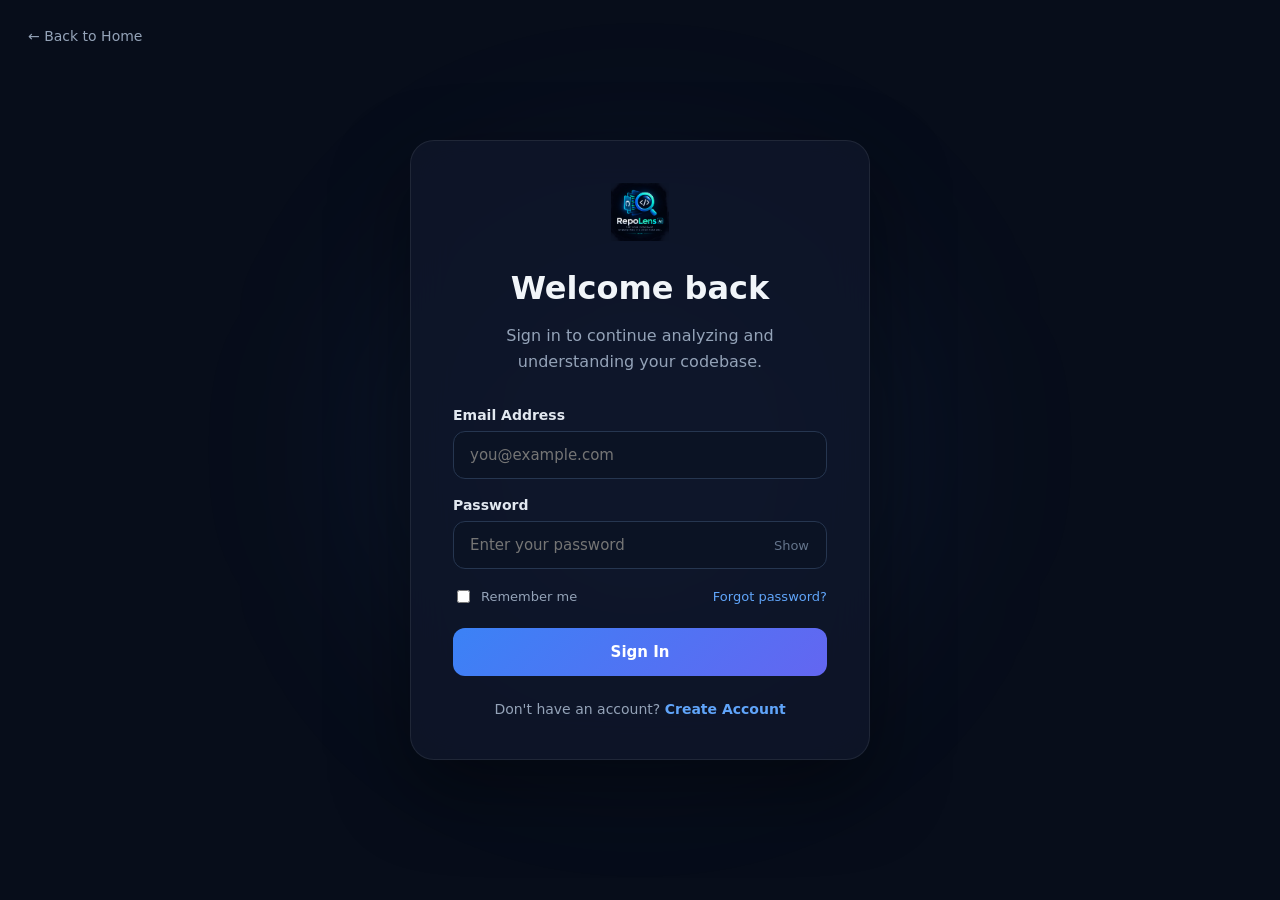
<file: frontend/dashboard.html>
<!DOCTYPE html>
<html lang="en">
<head>
<meta charset="UTF-8">
<meta name="viewport" content="width=device-width,initial-scale=1.0">

<title>Dashboard — RepoLens AI</title>

<link rel="icon" href="data:,">

<style>

/* =========================================================
   GLOBAL
========================================================= */

*{
    box-sizing:border-box;
}

html{
    scroll-behavior:smooth;
}

body{
    margin:0;
    background:#080f1e;
    color:#f1f5f9;
    font-family:Inter,system-ui,-apple-system,"Segoe UI",sans-serif;
}

button,
input{
    font-family:inherit;
}

.dashboard{
    min-height:100vh;
    display:flex;
}


/* =========================================================
   SIDEBAR
========================================================= */

.sidebar{
    width:250px;
    min-height:100vh;
    background:#080d1a;
    border-right:1px solid #1d304d;
    padding:24px 16px;
    position:fixed;
    inset:0 auto 0 0;
    z-index:30;
    display:flex;
    flex-direction:column;
}


/* BRAND */

.brand{
    display:flex;
    align-items:center;
    gap:12px;
    padding:4px 10px 28px;
    border-bottom:1px solid #1d304d;

    text-decoration:none;
    color:inherit;
    cursor:pointer;
}

.brand img{
    width:42px;
    height:42px;
    object-fit:contain;
    transition:.2s;
}

.brand:hover img{
    transform:scale(1.05);
}

.brand:hover .brand-name{
    color:#60a5fa;
}

.brand-name{
    font-size:17px;
    font-weight:800;
    transition:.2s;
}

.brand-subtitle{
    font-size:10px;
    color:#64748b;
    letter-spacing:2px;
    text-transform:uppercase;
    margin-top:4px;
}


/* SIDEBAR LABEL */

.sidebar-label{
    color:#4f6d96;
    font-size:10px;
    font-weight:800;
    letter-spacing:1.8px;
    text-transform:uppercase;
    padding:24px 12px 10px;
}


/* NAV */

.sidebar-nav{
    display:flex;
    flex-direction:column;
    gap:5px;
}

.nav-btn{
    width:100%;
    display:flex;
    align-items:center;
    gap:12px;
    border:1px solid transparent;
    background:transparent;
    color:#94a3b8;
    padding:13px 12px;
    border-radius:11px;
    font-size:14px;
    text-align:left;
    transition:.2s;
    cursor:pointer;
    font-family:inherit;
}

.nav-btn:hover,
.nav-btn.active{
    background:rgba(59,130,246,.09);
    border-color:#244873;
    color:#fff;
}

.nav-icon{
    width:20px;
    text-align:center;
    color:#60a5fa;
    flex:none;
}


/* SIDEBAR BOTTOM */

.sidebar-bottom{
    margin-top:auto;
    padding-top:20px;
}

.user-mini{
    display:flex;
    align-items:center;
    gap:10px;
    padding:11px;
    border:1px solid #1d304d;
    border-radius:12px;
    background:#0d1526;
}

.avatar{
    width:35px;
    height:35px;
    border-radius:50%;
    background:linear-gradient(
        135deg,
        #3b82f6,
        #6366f1
    );
    display:flex;
    align-items:center;
    justify-content:center;
    font-weight:800;
    font-size:13px;
    flex:none;
}

.user-info{
    min-width:0;
    flex:1;
}

.user-name{
    font-size:12px;
    font-weight:700;
    white-space:nowrap;
    overflow:hidden;
    text-overflow:ellipsis;
}

.user-email{
    font-size:10px;
    color:#64748b;
    margin-top:3px;
    white-space:nowrap;
    overflow:hidden;
    text-overflow:ellipsis;
}

.logout-btn{
    border:0;
    background:transparent;
    color:#64748b;
    font-size:17px;
    padding:5px;
    cursor:pointer;
}

.logout-btn:hover{
    color:#ef3340;
}


/* =========================================================
   MAIN
========================================================= */

.main-content{
    margin-left:250px;
    width:calc(100% - 250px);
    min-height:100vh;
}


/* TOPBAR */

.topbar{
    height:76px;
    border-bottom:1px solid #1d304d;
    display:flex;
    align-items:center;
    justify-content:space-between;
    padding:0 34px;
    background:rgba(8,15,30,.9);
    backdrop-filter:blur(16px);
    position:sticky;
    top:0;
    z-index:20;
}

.page-title{
    font-size:19px;
    font-weight:750;
}

.status{
    display:flex;
    align-items:center;
    gap:9px;
    color:#94a3b8;
    font-size:13px;
}

.status-dot{
    width:8px;
    height:8px;
    border-radius:50%;
    background:#22c55e;
    box-shadow:
        0 0 14px rgba(34,197,94,.8);
}


/* CONTENT */

.content{
    padding:34px;
    max-width:1450px;
    margin:auto;
}


/* =========================================================
   WELCOME
========================================================= */

.welcome{
    margin-bottom:28px;
}

.welcome h1{
    margin:0;
    font-size:clamp(
        27px,
        3vw,
        38px
    );
    font-weight:850;
    letter-spacing:-1px;
}

.welcome p{
    margin:9px 0 0;
    color:#64748b;
    font-size:14px;
}


/* =========================================================
   STATS
========================================================= */

.stats-grid{
    display:grid;
    grid-template-columns:
        repeat(4,1fr);
    gap:16px;
    margin-bottom:25px;
}

.stat-card{
    padding:21px;
    border:1px solid #1d304d;
    border-radius:17px;
    background:#111c31;
    transition:.25s;
}

.stat-card:hover{
    transform:translateY(-3px);
    border-color:#2b4c78;
}

.stat-top{
    display:flex;
    justify-content:space-between;
    align-items:center;
}

.stat-label{
    font-size:12px;
    color:#7894bb;
}

.stat-icon{
    width:35px;
    height:35px;
    border-radius:10px;
    display:flex;
    align-items:center;
    justify-content:center;
    background:rgba(59,130,246,.1);
    color:#60a5fa;
}

.stat-value{
    margin-top:12px;
    font-size:28px;
    font-weight:850;
}

.stat-change{
    margin-top:5px;
    font-size:11px;
    color:#22c55e;
}


/* =========================================================
   ANALYZER
========================================================= */

.analyzer-card{
    position:relative;
    overflow:hidden;
    border-radius:20px;
    border:1px solid #244064;
    background:
        radial-gradient(
            circle at 90% 10%,
            rgba(59,130,246,.12),
            transparent 35%
        ),
        #111c31;
    padding:30px;
    margin-bottom:25px;
}

.analyzer-card:after{
    content:"";
    position:absolute;
    width:280px;
    height:280px;
    right:-150px;
    bottom:-170px;
    border-radius:50%;
    background:rgba(99,102,241,.09);
    filter:blur(50px);
    pointer-events:none;
}

.analyzer-header,
.analyzer-form,
.analyzer-note{
    position:relative;
    z-index:1;
}

.analyzer-badge{
    display:inline-flex;
    padding:6px 11px;
    border-radius:999px;
    background:rgba(59,130,246,.09);
    border:1px solid rgba(59,130,246,.2);
    color:#60a5fa;
    font-size:10px;
    font-weight:800;
    letter-spacing:.6px;
    text-transform:uppercase;
}

.analyzer-header h2{
    margin:14px 0 7px;
    font-size:24px;
}

.analyzer-header p{
    color:#64748b;
    margin:0 0 23px;
    font-size:13px;
}

.analyzer-form{
    display:flex;
    gap:12px;
}

.repo-input{
    flex:1;
    min-width:0;
    padding:15px 17px;
    border-radius:11px;
    border:1px solid #2a405f;
    background:#0a1222;
    color:#f1f5f9;
    outline:none;
    font-size:14px;
}

.repo-input:focus{
    border-color:#3b82f6;
    box-shadow:
        0 0 0 3px
        rgba(59,130,246,.1);
}

.repo-input::placeholder{
    color:#475569;
}

.analyze-button{
    padding:0 25px;
    border:0;
    border-radius:11px;
    background:
        linear-gradient(
            135deg,
            #3b82f6,
            #6366f1
        );
    color:#fff;
    font-weight:750;
    transition:.25s;
    white-space:nowrap;
    cursor:pointer;
}

.analyze-button:hover{
    transform:translateY(-2px);
    box-shadow:
        0 12px 30px
        rgba(59,130,246,.22);
}

.analyze-button:disabled{
    opacity:.65;
    cursor:wait;
    transform:none;
}

.analyzer-note{
    margin-top:12px;
    color:#475569;
    font-size:11px;
}


/* =========================================================
   PANELS
========================================================= */

.bottom-grid{
    display:grid;
    grid-template-columns:
        1.35fr 1fr;
    gap:18px;
}

.panel{
    border:1px solid #1d304d;
    border-radius:17px;
    background:#111c31;
    overflow:hidden;
}

.panel-header{
    display:flex;
    justify-content:space-between;
    align-items:center;
    padding:18px 20px;
    border-bottom:1px solid #1d304d;
}

.panel-title{
    font-size:14px;
    font-weight:750;
}

.panel-link{
    border:0;
    background:transparent;
    color:#60a5fa;
    font-size:11px;
    cursor:pointer;
}

.analysis-item{
    display:flex;
    align-items:center;
    gap:13px;
    padding:15px 20px;
    border-bottom:
        1px solid
        rgba(29,48,77,.6);
}

.analysis-item:last-child{
    border-bottom:0;
}

.repo-icon{
    width:39px;
    height:39px;
    border-radius:10px;
    background:#0a1222;
    border:1px solid #203652;
    display:flex;
    align-items:center;
    justify-content:center;
    color:#60a5fa;
    flex:none;
}

.analysis-info{
    flex:1;
    min-width:0;
}

.analysis-name{
    font-size:13px;
    font-weight:700;
}

.analysis-url{
    color:#64748b;
    font-size:10px;
    margin-top:4px;
    white-space:nowrap;
    overflow:hidden;
    text-overflow:ellipsis;
}

.analysis-date{
    color:#475569;
    font-size:9px;
    margin-top:4px;
}

.analysis-status{
    font-size:10px;
    padding:5px 8px;
    border-radius:999px;
    background:rgba(34,197,94,.08);
    color:#4ade80;
    flex:none;
}

.empty{
    padding:28px 20px;
    color:#64748b;
    font-size:12px;
}


/* =========================================================
   QUICK ACTIONS
========================================================= */

.quick-actions{
    padding:16px;
    display:grid;
    grid-template-columns:
        1fr 1fr;
    gap:10px;
}

.quick-action{
    border:1px solid #1d304d;
    background:#0d1729;
    border-radius:12px;
    padding:17px 14px;
    text-align:left;
    color:#e2e8f0;
    transition:.2s;
    cursor:pointer;
}

.quick-action:hover{
    border-color:#31537d;
    transform:translateY(-2px);
}

.quick-icon{
    font-size:20px;
    margin-bottom:9px;
    color:#60a5fa;
}

.quick-title{
    display:block;
    font-size:12px;
    font-weight:750;
}

.quick-desc{
    display:block;
    margin-top:4px;
    font-size:10px;
    color:#64748b;
}


/* =========================================================
   TOAST
========================================================= */

.toast{
    position:fixed;
    right:24px;
    bottom:24px;
    z-index:100;
    max-width:420px;
    padding:14px 17px;
    border:1px solid #294a72;
    border-radius:12px;
    background:#0d1729;
    box-shadow:
        0 20px 50px
        rgba(0,0,0,.35);
    font-size:13px;
    opacity:0;
    transform:translateY(15px);
    pointer-events:none;
    transition:.25s;
}

.toast.show{
    opacity:1;
    transform:translateY(0);
}

.toast.error{
    border-color:
        rgba(239,51,64,.5);
}


/* =========================================================
   RESPONSIVE
========================================================= */

@media(max-width:1050px){

    .stats-grid{
        grid-template-columns:
            repeat(2,1fr);
    }

    .bottom-grid{
        grid-template-columns:1fr;
    }
}

@media(max-width:760px){

    .sidebar{
        width:72px;
        padding:18px 8px;
    }

    .brand{
        justify-content:center;
        padding-left:0;
        padding-right:0;
    }

    .brand-text,
    .sidebar-label,
    .nav-btn span:not(.nav-icon),
    .user-info{
        display:none;
    }

    .nav-btn{
        justify-content:center;
        padding:13px;
    }

    .user-mini{
        justify-content:center;
        padding:8px;
    }

    .logout-btn{
        display:none;
    }

    .main-content{
        margin-left:72px;
        width:calc(100% - 72px);
    }

    .topbar{
        padding:0 20px;
    }

    .content{
        padding:22px 16px;
    }
}

@media(max-width:560px){

    .stats-grid{
        grid-template-columns:1fr;
    }

    .analyzer-card{
        padding:22px;
    }

    .analyzer-form{
        flex-direction:column;
    }

    .analyze-button{
        padding:14px;
    }

    .quick-actions{
        grid-template-columns:1fr;
    }

    .status{
        display:none;
    }

    .topbar{
        height:64px;
    }

    .page-title{
        font-size:17px;
    }

    .welcome h1{
        font-size:28px;
    }

    .analysis-status{
        display:none;
    }
}

</style>
</head>


<body>

<div class="dashboard">


<!-- =========================================================
     SIDEBAR
========================================================= -->

<aside class="sidebar">


    <!-- CLICKABLE LOGO -->
    <a
        href="dashboard.html"
        class="brand"
        aria-label="RepoLens AI Dashboard"
    >

        <img
            src="../assets/repolens_logo.png"
            alt="RepoLens AI"
        >

        <div class="brand-text">

            <div class="brand-name">
                RepoLens AI
            </div>

            <div class="brand-subtitle">
                Code Intelligence
            </div>

        </div>

    </a>


    <div class="sidebar-label">
        Workspace
    </div>


    <nav class="sidebar-nav">

        <button
            class="nav-btn active"
            id="dashboardNav"
        >
            <span class="nav-icon">⌂</span>
            <span>Dashboard</span>
        </button>


        <button
            class="nav-btn"
            id="analyzeNav"
        >
            <span class="nav-icon">⌁</span>
            <span>Analyze Repository</span>
        </button>


        <button
            class="nav-btn"
            id="architectureNav"
        >
            <span class="nav-icon">◈</span>
            <span>Architecture</span>
        </button>


        <button
            class="nav-btn"
            id="historyNav"
        >
            <span class="nav-icon">◉</span>
            <span>History</span>
        </button>

    </nav>


    <div class="sidebar-label">
        Account
    </div>


    <nav class="sidebar-nav">

        <button
            class="nav-btn"
            id="settingsNav"
        >
            <span class="nav-icon">⚙</span>
            <span>Settings</span>
        </button>

    </nav>


    <div class="sidebar-bottom">

        <div class="user-mini">

            <div
                class="avatar"
                id="userAvatar"
            >
                U
            </div>


            <div class="user-info">

                <div
                    class="user-name"
                    id="userName"
                >
                    User
                </div>

                <div
                    class="user-email"
                    id="userEmail"
                >
                    user@example.com
                </div>

            </div>


            <button
                class="logout-btn"
                id="logoutBtn"
                title="Logout"
            >
                ↪
            </button>

        </div>

    </div>


</aside>


<!-- =========================================================
     MAIN
========================================================= -->

<main class="main-content">


<header class="topbar">

    <div class="page-title">
        Dashboard
    </div>

    <div class="status">

        <span class="status-dot"></span>

        AI Engine Ready

    </div>

</header>


<section class="content">


<!-- =========================================================
     WELCOME
========================================================= -->

<div class="welcome">

    <h1 id="welcomeTitle">
        Welcome back 👋
    </h1>

    <p>
        Analyze your codebase and uncover its architecture with AI.
    </p>

</div>


<!-- =========================================================
     STATS
========================================================= -->

<div class="stats-grid">


<div class="stat-card">

    <div class="stat-top">

        <span class="stat-label">
            Repositories Analyzed
        </span>

        <div class="stat-icon">
            ◈
        </div>

    </div>

    <div
        class="stat-value"
        id="repoCount"
    >
        0
    </div>

    <div class="stat-change">
        Completed analyses
    </div>

</div>


<div class="stat-card">

    <div class="stat-top">

        <span class="stat-label">
            Components Detected
        </span>

        <div class="stat-icon">
            ⬡
        </div>

    </div>

    <div
        class="stat-value"
        id="componentCount"
    >
        0
    </div>

    <div class="stat-change">
        From latest analysis
    </div>

</div>


<div class="stat-card">

    <div class="stat-top">

        <span class="stat-label">
            Architecture Score
        </span>

        <div class="stat-icon">
            ◎
        </div>

    </div>

    <div
        class="stat-value"
        id="architectureScore"
    >
        —
    </div>

    <div
        class="stat-change"
        id="scoreText"
    >
        Run an analysis to calculate
    </div>

</div>


<div class="stat-card">

    <div class="stat-top">

        <span class="stat-label">
            AI Engine
        </span>

        <div class="stat-icon">
            ✦
        </div>

    </div>

    <div class="stat-value">
        Ready
    </div>

    <div class="stat-change">
        Groq AI connected
    </div>

</div>


</div>


<!-- =========================================================
     ANALYZER
========================================================= -->

<div
    class="analyzer-card"
    id="analyzer"
>

    <div class="analyzer-header">

        <span class="analyzer-badge">
            ✦ AI Architecture Analyzer
        </span>

        <h2>
            Analyze a Repository
        </h2>

        <p>
            Enter a public GitHub repository URL and let
            RepoLens AI understand its architecture.
        </p>

    </div>


    <form
        class="analyzer-form"
        id="analyzerForm"
    >

        <input
            type="url"
            class="repo-input"
            id="repoUrl"
            placeholder="https://github.com/username/repository"
            required
        >

        <button
            type="submit"
            class="analyze-button"
            id="analyzeButton"
        >
            Analyze Repository →
        </button>

    </form>


    <div class="analyzer-note">
        Public GitHub repositories are currently supported.
    </div>

</div>


<!-- =========================================================
     BOTTOM GRID
========================================================= -->

<div class="bottom-grid">


<!-- RECENT ANALYSES -->

<div class="panel">

    <div class="panel-header">

        <span class="panel-title">
            Recent Analyses
        </span>

        <button
            class="panel-link"
            id="viewHistory"
        >
            View All
        </button>

    </div>


    <div id="recentAnalyses"></div>

</div>


<!-- QUICK ACTIONS -->

<div class="panel">

    <div class="panel-header">

        <span class="panel-title">
            Quick Actions
        </span>

    </div>


    <div class="quick-actions">


        <button
            class="quick-action"
            id="quickAnalyze"
        >

            <div class="quick-icon">
                ⌁
            </div>

            <span class="quick-title">
                Analyze Repository
            </span>

            <span class="quick-desc">
                Start a new AI analysis
            </span>

        </button>


        <button
            class="quick-action"
            id="quickArchitecture"
        >

            <div class="quick-icon">
                ◈
            </div>

            <span class="quick-title">
                Architecture
            </span>

            <span class="quick-desc">
                Explore the latest architecture
            </span>

        </button>


        <button
            class="quick-action"
            id="quickHistory"
        >

            <div class="quick-icon">
                ◉
            </div>

            <span class="quick-title">
                History
            </span>

            <span class="quick-desc">
                View previous analyses
            </span>

        </button>


        <button
            class="quick-action"
            id="quickSettings"
        >

            <div class="quick-icon">
                ⚙
            </div>

            <span class="quick-title">
                Settings
            </span>

            <span class="quick-desc">
                Manage your workspace
            </span>

        </button>


    </div>

</div>


</div>

</section>

</main>

</div>


<div
    class="toast"
    id="toast"
></div>


<script>

/* =========================================================
   REPOLENS AI DASHBOARD
========================================================= */


/* =========================================================
   API
========================================================= */

const API_BASE = "";


/* =========================================================
   AUTH
========================================================= */

const currentUser =
    JSON.parse(
        localStorage.getItem(
            "repolens_current_user"
        ) || "null"
    );


if(!currentUser){

    location.href =
        "login.html";

}


/* =========================================================
   HELPER
========================================================= */

const $ = id =>
    document.getElementById(id);


/* =========================================================
   TOAST
========================================================= */

function toast(
    message,
    error = false
){

    const element =
        $("toast");

    element.textContent =
        message;

    element.className =
        "toast show" +
        (
            error
                ? " error"
                : ""
        );

    clearTimeout(
        window._toast
    );

    window._toast =
        setTimeout(
            () => {

                element.className =
                    "toast";

            },
            3500
        );

}


/* =========================================================
   GET ANALYSES
========================================================= */

function analyses(){

    try{

        const data =
            JSON.parse(
                localStorage.getItem(
                    "repolens_analyses"
                ) || "[]"
            );

        return Array.isArray(data)
            ? data
            : [];

    }catch{

        return [];

    }

}


/* =========================================================
   GET LAST ANALYSIS
========================================================= */

function last(){

    try{

        return JSON.parse(
            localStorage.getItem(
                "repolens_last_analysis"
            ) || "null"
        );

    }catch{

        return null;

    }

}


/* =========================================================
   REPOSITORY NAME
========================================================= */

function repoName(url){

    try{

        const clean =
            url.replace(
                /\/+$/,
                ""
            );

        const parsed =
            new URL(clean);

        const parts =
            parsed.pathname
                .split("/")
                .filter(Boolean);

        if(parts.length >= 2){

            return parts
                .slice(0,2)
                .join("/");

        }

        return url;

    }catch{

        return url.replace(
            /^https?:\/\/github\.com\//,
            ""
        );

    }

}


/* =========================================================
   ESCAPE HTML
========================================================= */

function esc(value){

    return String(
        value ?? ""
    ).replace(
        /[&<>"']/g,
        char => ({
            "&":"&amp;",
            "<":"&lt;",
            ">":"&gt;",
            '"':"&quot;",
            "'":"&#039;"
        }[char])
    );

}


/* =========================================================
   ARCHITECTURE SCORE
========================================================= */

function score(
    architecture
){

    if(!architecture){

        return null;

    }


    const components =
        Array.isArray(
            architecture.components
        )
        ? architecture.components.length
        : 0;


    const relationships =
        Array.isArray(
            architecture.relationships
        )
        ? architecture.relationships.length
        : 0;


    const technologies =
        Array.isArray(
            architecture.technologies
        )
        ? architecture.technologies.length
        : 0;


    const strengths =
        Array.isArray(
            architecture.strengths
        )
        ? architecture.strengths.length
        : 0;


    const weaknesses =
        Array.isArray(
            architecture.weaknesses
        )
        ? architecture.weaknesses.length
        : 0;


    const security =
        Array.isArray(
            architecture.security_findings
        )
        ? architecture.security_findings.length
        : 0;


    if(
        !components &&
        !relationships &&
        !technologies
    ){

        return null;

    }


    return Math.max(
        0,
        Math.min(
            100,
            Math.round(

                50 +

                Math.min(
                    components * 4,
                    16
                ) +

                Math.min(
                    relationships * 3,
                    12
                ) +

                Math.min(
                    technologies * 2,
                    8
                ) +

                Math.min(
                    strengths * 2,
                    8
                ) -

                Math.min(
                    weaknesses * 2,
                    8
                ) -

                Math.min(
                    security * 2,
                    10
                )

            )
        )
    );

}


/* =========================================================
   SAVE ANALYSIS HISTORY
========================================================= */

function saveAnalysis(
    data,
    url
){

    const history =
        analyses();

    /*
       Store the complete analysis with the
       history item.

       This makes every history entry independent
       instead of depending only on the latest result.
    */

    const item = {

        id:
            Date.now().toString(),

        url:url,

        name:
            repoName(url),

        date:
            new Date()
                .toLocaleString(),

        data:data

    };


    history.unshift(item);


    localStorage.setItem(
        "repolens_analyses",
        JSON.stringify(
            history.slice(0,10)
        )
    );


    localStorage.setItem(
        "repolens_last_analysis",
        JSON.stringify(data)
    );

}


/* =========================================================
   RENDER DASHBOARD
========================================================= */

function render(){

    const history =
        analyses();

    const latest =
        last();

    const architecture =
        latest &&
        latest.architecture;


    /* =====================================================
       REPOSITORY COUNT
    ===================================================== */

    $("repoCount").textContent =
        history.length;


    /* =====================================================
       COMPONENT COUNT
    ===================================================== */

    $("componentCount").textContent =
        architecture &&
        Array.isArray(
            architecture.components
        )
        ? architecture.components.length
        : 0;


    /* =====================================================
       ARCHITECTURE SCORE
    ===================================================== */

    const architectureScore =
        score(architecture);


    $("architectureScore").textContent =
        architectureScore === null
            ? "—"
            : architectureScore + "%";


    $("scoreText").textContent =
        architectureScore === null
            ? "Run an analysis to calculate"
            : "AI architecture health estimate";


    /* =====================================================
       RECENT ANALYSES
    ===================================================== */

    const container =
        $("recentAnalyses");


    if(!history.length){

        container.innerHTML = `

            <div class="empty">

                No analyses yet.
                Your analyzed repositories
                will appear here.

            </div>

        `;

        return;

    }


    container.innerHTML =
        history
            .slice(0,5)
            .map(item => `

                <div class="analysis-item">

                    <div class="repo-icon">
                        ◈
                    </div>

                    <div class="analysis-info">

                        <div class="analysis-name">

                            ${esc(
                                item.name ||
                                repoName(
                                    item.url || ""
                                )
                            )}

                        </div>

                        <div class="analysis-url">

                            ${esc(
                                item.url || ""
                            )}

                        </div>

                        <div class="analysis-date">

                            ${esc(
                                item.date || ""
                            )}

                        </div>

                    </div>

                    <span class="analysis-status">
                        Analyzed
                    </span>

                </div>

            `)
            .join("");

}


/* =========================================================
   USER INFO
========================================================= */

if(currentUser){

    const name =
        currentUser.name ||
        "User";


    $("userName").textContent =
        name;


    $("userEmail").textContent =
        currentUser.email ||
        "";


    $("welcomeTitle").textContent =
        `Welcome back, ${
            name.split(" ")[0]
        } 👋`;


    $("userAvatar").textContent =
        name
            .charAt(0)
            .toUpperCase();

}


/* =========================================================
   LOGOUT
========================================================= */

$("logoutBtn").onclick = () => {

    localStorage.removeItem(
        "repolens_current_user"
    );

    location.href =
        "login.html";

};


/* =========================================================
   OPEN ANALYZER
========================================================= */

function openAnalyzer(){

    $("analyzer")
        .scrollIntoView({
            behavior:"smooth",
            block:"center"
        });


    setTimeout(
        () => {

            $("repoUrl").focus();

        },
        500
    );

}


/* =========================================================
   NAVIGATION
========================================================= */


/* DASHBOARD */

$("dashboardNav").onclick = () => {

    window.scrollTo({
        top:0,
        behavior:"smooth"
    });

};


/* ANALYZE */

$("analyzeNav").onclick =
    openAnalyzer;


/* ARCHITECTURE */

$("architectureNav").onclick = () => {

    const latest =
        last();

    if(!latest){

        toast(
            "Please analyze a repository first.",
            true
        );

        return;

    }

    window.location.href =
        "architecture.html";

};


/* HISTORY */

$("historyNav").onclick = () => {

    window.location.href =
        "history.html";

};


/* SETTINGS */

$("settingsNav").onclick = () => {

    window.location.href =
        "settings.html";

};


/* =========================================================
   QUICK ACTIONS
========================================================= */


/* ANALYZE */

$("quickAnalyze").onclick =
    openAnalyzer;


/* ARCHITECTURE */

$("quickArchitecture").onclick = () => {

    if(last()){

        window.location.href =
            "architecture.html";

    }else{

        toast(
            "Please analyze a repository first.",
            true
        );

    }

};


/* HISTORY */

$("quickHistory").onclick = () => {

    window.location.href =
        "history.html";

};


/* SETTINGS */

$("quickSettings").onclick = () => {

    window.location.href =
        "settings.html";

};


/* VIEW HISTORY */

$("viewHistory").onclick = () => {

    window.location.href =
        "history.html";

};


/* =========================================================
   REAL REPOSITORY ANALYSIS
========================================================= */

$("analyzerForm")
.addEventListener(
    "submit",
    async event => {

        event.preventDefault();


        const input =
            $("repoUrl");


        const button =
            $("analyzeButton");


        const url =
            input.value.trim();


        /* =================================================
           URL VALIDATION
        ================================================= */

        if(
            !/^https?:\/\/(www\.)?github\.com\/[^/]+\/[^/]+\/?$/
                .test(url)
        ){

            toast(
                "Please enter a valid public GitHub repository URL.",
                true
            );

            return;

        }


        const originalText =
            button.innerHTML;


        button.disabled =
            true;


        button.innerHTML =
            "⟳ Analyzing...";


        /* =================================================
           API REQUEST
        ================================================= */

        try{

            const response =
                await fetch(
                    `${API_BASE}/analyze`,
                    {
                        method:"POST",

                        headers:{
                            "Content-Type":
                                "application/json"
                        },

                        body:JSON.stringify({
                            github_url:url
                        })
                    }
                );


            let data;


            try{

                data =
                    await response.json();

            }catch{

                throw new Error(
                    "Backend returned an invalid response."
                );

            }


            if(!response.ok){

                throw new Error(
                    data.detail ||
                    "Repository analysis failed."
                );

            }


            if(!data.success){

                throw new Error(
                    "Repository analysis was not successful."
                );

            }


            console.log(
                "RepoLens AI Analysis:",
                data
            );


            console.log(
                "Architecture:",
                data.architecture
            );


            /* =================================================
               SAVE + SYNC ALL DASHBOARD DATA
            ================================================= */

            saveAnalysis(
                data,
                url
            );


            /* =================================================
               UPDATE DASHBOARD IMMEDIATELY
            ================================================= */

            render();


            toast(
                "Repository analyzed successfully. Opening Architecture..."
            );


            /* =================================================
               OPEN ARCHITECTURE
            ================================================= */

            setTimeout(
                () => {

                    window.location.href =
                        "architecture.html";

                },
                800
            );


        }catch(error){

            console.error(
                "RepoLens AI Error:",
                error
            );


            toast(
                "Analysis failed: " +
                error.message,
                true
            );


        }finally{

            button.disabled =
                false;


            button.innerHTML =
                originalText;

        }

    }
);


/* =========================================================
   INITIAL RENDER
========================================================= */

render();

</script>

</body>
</html>
</file>
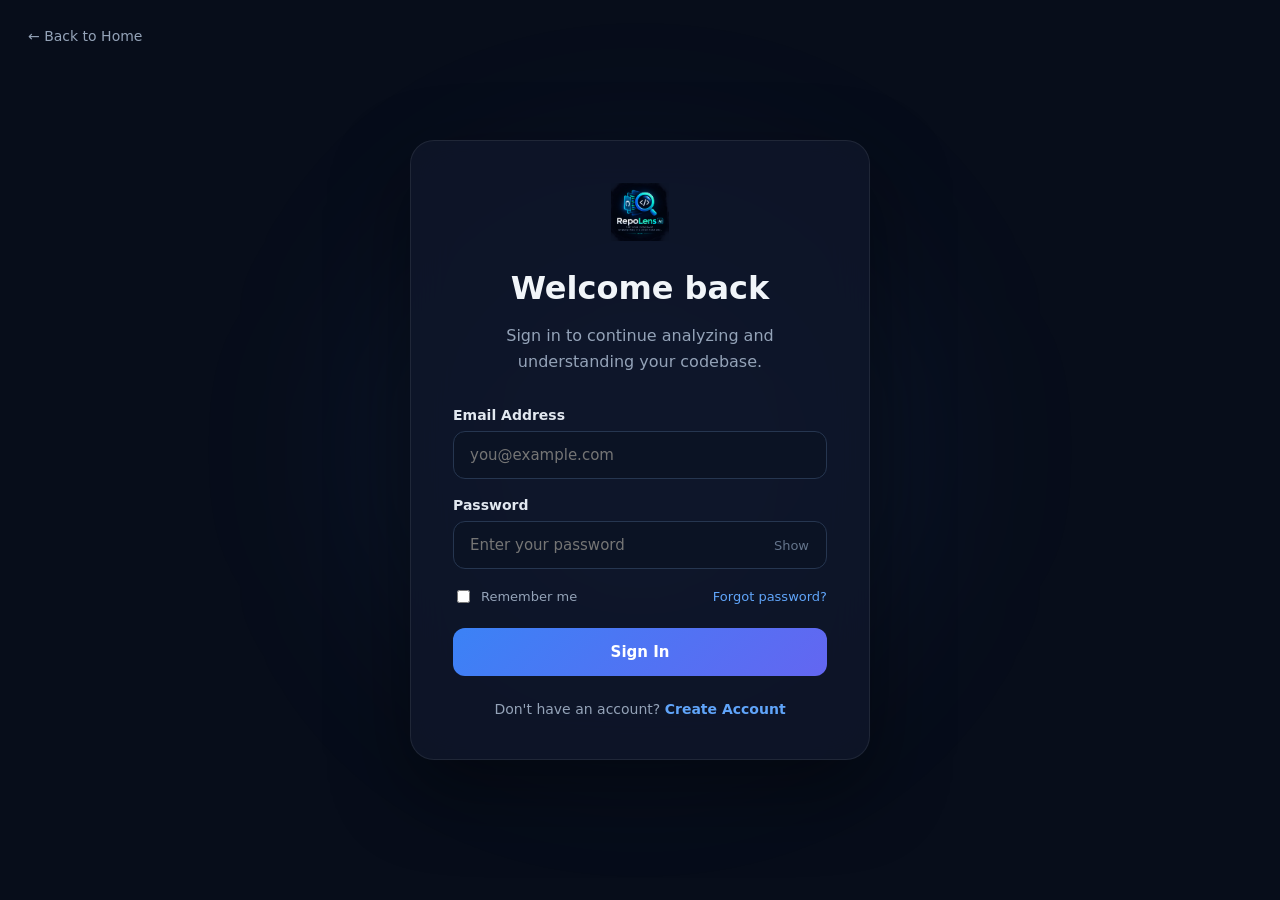
<file: frontend/history.html>
<!DOCTYPE html>
<html lang="en">
<head>
    <meta charset="UTF-8">
    <meta name="viewport" content="width=device-width, initial-scale=1.0">
    <title>History — RepoLens AI</title>
    <link rel="icon" href="data:,">
    <link rel="stylesheet" href="style.css">

    <style>
        * {
            box-sizing: border-box;
            margin: 0;
            padding: 0;
        }

        body {
            font-family: Inter, Arial, sans-serif;
            background: #070d1a;
            color: #f1f5f9;
            min-height: 100vh;
        }

        .layout {
            display: flex;
            min-height: 100vh;
        }

        /* SIDEBAR */
        .sidebar {
            width: 280px;
            background: #080d1a;
            border-right: 1px solid #1d304d;
            padding: 24px 18px;
            position: fixed;
            left: 0;
            top: 0;
            bottom: 0;
        }

        .brand {
            display: flex;
            align-items: center;
            gap: 14px;
            padding: 0 12px 28px;
            border-bottom: 1px solid #1d304d;
        }

        .brand img {
            width: 62px;
            height: 62px;
            object-fit: contain;
        }

        .brand-name {
            font-size: 22px;
            font-weight: 800;
        }

        .brand-sub {
            color: #8fa4c7;
            font-size: 12px;
            letter-spacing: 3px;
            margin-top: 7px;
        }

        .section-title {
            color: #5d82b6;
            font-size: 12px;
            font-weight: 700;
            letter-spacing: 3px;
            margin: 34px 12px 14px;
        }

        .nav-item {
            display: flex;
            align-items: center;
            gap: 14px;
            padding: 15px 16px;
            margin-bottom: 7px;
            border-radius: 14px;
            color: #91acd5;
            text-decoration: none;
            font-size: 16px;
            transition: .2s;
        }

        .nav-item:hover {
            background: #0e1b31;
            color: white;
        }

        .nav-item.active {
            background: #0e1d35;
            border: 1px solid #28568d;
            color: white;
        }

        .icon {
            width: 20px;
            text-align: center;
            color: #4da3ff;
        }

        /* MAIN */
        .main {
            margin-left: 280px;
            width: calc(100% - 280px);
            min-height: 100vh;
        }

        .topbar {
            height: 86px;
            border-bottom: 1px solid #1d304d;
            display: flex;
            align-items: center;
            justify-content: space-between;
            padding: 0 38px;
            background: #080f1e;
        }

        .topbar h1 {
            font-size: 30px;
        }

        .status {
            color: #9bb0d0;
            display: flex;
            align-items: center;
            gap: 10px;
        }

        .status-dot {
            width: 12px;
            height: 12px;
            border-radius: 50%;
            background: #22c55e;
            box-shadow: 0 0 15px #22c55e;
        }

        .content {
            padding: 42px;
            max-width: 1500px;
        }

        .eyebrow {
            color: #4da3ff;
            font-size: 12px;
            letter-spacing: 2px;
            font-weight: 700;
            margin-bottom: 10px;
        }

        .page-title {
            font-size: 38px;
            margin-bottom: 8px;
        }

        .description {
            color: #7892b9;
            margin-bottom: 35px;
        }

        /* CARD */
        .history-card {
            background: #111c31;
            border: 1px solid #203b60;
            border-radius: 20px;
            overflow: hidden;
        }

        .card-header {
            padding: 24px 28px;
            border-bottom: 1px solid #20324e;
            display: flex;
            justify-content: space-between;
            align-items: center;
        }

        .card-header h2 {
            font-size: 20px;
        }

        .count {
            color: #78aef0;
            font-size: 14px;
        }

        .history-list {
            display: flex;
            flex-direction: column;
        }

        .history-item {
            padding: 22px 28px;
            border-bottom: 1px solid #1d304d;
            display: flex;
            align-items: center;
            justify-content: space-between;
            gap: 20px;
            transition: .2s;
        }

        .history-item:last-child {
            border-bottom: none;
        }

        .history-item:hover {
            background: #14223a;
        }

        .repo-info {
            display: flex;
            align-items: center;
            gap: 17px;
            min-width: 0;
        }

        .repo-icon {
            width: 50px;
            height: 50px;
            border: 1px solid #28568d;
            border-radius: 13px;
            display: flex;
            align-items: center;
            justify-content: center;
            color: #4da3ff;
            background: #091426;
            font-size: 21px;
            flex-shrink: 0;
        }

        .repo-name {
            font-weight: 700;
            font-size: 16px;
            margin-bottom: 7px;
        }

        .repo-url {
            color: #6585b4;
            font-size: 13px;
            word-break: break-all;
        }

        .repo-date {
            color: #7892b9;
            font-size: 13px;
            margin-top: 6px;
        }

        .actions {
            display: flex;
            align-items: center;
            gap: 12px;
            flex-shrink: 0;
        }

        .badge {
            background: rgba(34, 197, 94, .12);
            border: 1px solid rgba(34, 197, 94, .18);
            color: #22c55e;
            padding: 7px 13px;
            border-radius: 20px;
            font-size: 12px;
            font-weight: 700;
        }

        .view-btn {
            border: 1px solid #28568d;
            background: #0b172a;
            color: #69adff;
            padding: 9px 14px;
            border-radius: 10px;
            cursor: pointer;
            font-size: 13px;
        }

        .view-btn:hover {
            background: #142946;
        }

        .empty {
            padding: 70px 30px;
            text-align: center;
            color: #6f88ae;
        }

        .empty-icon {
            font-size: 45px;
            margin-bottom: 15px;
        }

        .empty h3 {
            color: #dce8f7;
            margin-bottom: 8px;
        }

        .analyze-btn {
            display: inline-block;
            margin-top: 22px;
            background: linear-gradient(135deg, #3b82f6, #6366f1);
            color: white;
            text-decoration: none;
            padding: 12px 22px;
            border-radius: 11px;
            font-weight: 700;
        }

        @media (max-width: 900px) {
            .sidebar {
                width: 220px;
            }

            .main {
                margin-left: 220px;
                width: calc(100% - 220px);
            }

            .content {
                padding: 25px;
            }
        }

        @media (max-width: 700px) {
            .sidebar {
                position: relative;
                width: 100%;
                height: auto;
            }

            .layout {
                display: block;
            }

            .main {
                margin-left: 0;
                width: 100%;
            }

            .topbar {
                padding: 20px;
            }

            .content {
                padding: 20px;
            }

            .history-item {
                align-items: flex-start;
                flex-direction: column;
            }

            .actions {
                width: 100%;
                justify-content: flex-end;
            }
        }
    </style>
</head>

<body>

<div class="layout">

    <!-- SIDEBAR -->
    <aside class="sidebar">

        <div class="brand">
            <img src="../assets/repolens_logo.png" alt="RepoLens AI">

            <div>
                <div class="brand-name">
                    RepoLens AI
                </div>

                <div class="brand-sub">
                    CODE<br>INTELLIGENCE
                </div>
            </div>
        </div>

        <div class="section-title">WORKSPACE</div>

        <a class="nav-item" href="dashboard.html">
            <span class="icon">◇</span>
            Dashboard
        </a>

        <a class="nav-item" href="dashboard.html#analyzer">
            <span class="icon">⌁</span>
            Analyze Repository
        </a>

        <a class="nav-item" href="architecture.html">
            <span class="icon">◈</span>
            Architecture
        </a>

        <a class="nav-item active" href="history.html">
            <span class="icon">◯</span>
            History
        </a>

        <div class="section-title">ACCOUNT</div>

        <a class="nav-item" href="#">
            <span class="icon">⚙</span>
            Settings
        </a>

    </aside>


    <!-- MAIN -->
    <main class="main">

        <header class="topbar">
            <h1>History</h1>

            <div class="status">
                <span class="status-dot"></span>
                AI Engine Ready
            </div>
        </header>


        <section class="content">

            <div class="eyebrow">
                REPOSITORY ANALYSIS
            </div>

            <h2 class="page-title">
                Analysis History
            </h2>

            <p class="description">
                View repositories you have previously analyzed with RepoLens AI.
            </p>


            <div class="history-card">

                <div class="card-header">
                    <h2>Previous Analyses</h2>
                    <span class="count" id="historyCount">
                        0 analyses
                    </span>
                </div>

                <div class="history-list" id="historyList"></div>

            </div>

        </section>

    </main>

</div>


<script>

    // -----------------------------------------
    // AUTH CHECK
    // -----------------------------------------

    const currentUser =
        JSON.parse(
            localStorage.getItem("repolens_current_user") || "null"
        );

    if (!currentUser) {
        window.location.href = "login.html";
    }


    // -----------------------------------------
    // LOAD HISTORY
    // -----------------------------------------

    function loadHistory() {

        const historyList =
            document.getElementById("historyList");

        const historyCount =
            document.getElementById("historyCount");

        let analyses =
            JSON.parse(
                localStorage.getItem("repolens_analyses") || "[]"
            );


        historyCount.textContent =
            `${analyses.length} ${analyses.length === 1 ? "analysis" : "analyses"}`;


        if (analyses.length === 0) {

            historyList.innerHTML = `
                <div class="empty">

                    <div class="empty-icon">◈</div>

                    <h3>No analyses yet</h3>

                    <p>
                        Analyze a GitHub repository and your analysis
                        will appear here.
                    </p>

                    <a href="dashboard.html#analyzer" class="analyze-btn">
                        Analyze Repository →
                    </a>

                </div>
            `;

            return;
        }


        historyList.innerHTML = "";


        analyses.forEach((analysis, index) => {

            const url = analysis.url || "";

            let repoName =
                analysis.name ||
                url
                    .replace("https://github.com/", "")
                    .replace("http://github.com/", "");


            const item =
                document.createElement("div");

            item.className = "history-item";


            item.innerHTML = `

                <div class="repo-info">

                    <div class="repo-icon">
                        ◈
                    </div>

                    <div>

                        <div class="repo-name">
                            ${escapeHtml(repoName)}
                        </div>

                        <div class="repo-url">
                            ${escapeHtml(url)}
                        </div>

                        <div class="repo-date">
                            ${escapeHtml(
                                analysis.date || "Recently analyzed"
                            )}
                        </div>

                    </div>

                </div>


                <div class="actions">

                    <span class="badge">
                        Analyzed
                    </span>

                    <button
                        class="view-btn"
                        onclick="viewAnalysis(${index})">
                        View
                    </button>

                </div>
            `;


            historyList.appendChild(item);

        });

    }


    // -----------------------------------------
    // VIEW ANALYSIS
    // -----------------------------------------

    function viewAnalysis(index) {

        const analyses =
            JSON.parse(
                localStorage.getItem("repolens_analyses") || "[]"
            );

        const selected = analyses[index];

        if (!selected) {
            alert("Analysis not found.");
            return;
        }


        const lastAnalysis =
            JSON.parse(
                localStorage.getItem("repolens_last_analysis") || "null"
            );


        if (
            lastAnalysis &&
            lastAnalysis.repository === selected.url
        ) {

            window.location.href =
                "architecture.html";

            return;
        }


        alert(
            "This repository is in history, but its detailed architecture result is not stored locally anymore."
        );

    }


    // -----------------------------------------
    // SAFE HTML
    // -----------------------------------------

    function escapeHtml(value) {

        return String(value)
            .replace(/&/g, "&amp;")
            .replace(/</g, "&lt;")
            .replace(/>/g, "&gt;")
            .replace(/"/g, "&quot;")
            .replace(/'/g, "&#039;");

    }


    // -----------------------------------------
    // START
    // -----------------------------------------

    loadHistory();

</script>

</body>
</html>
</file>
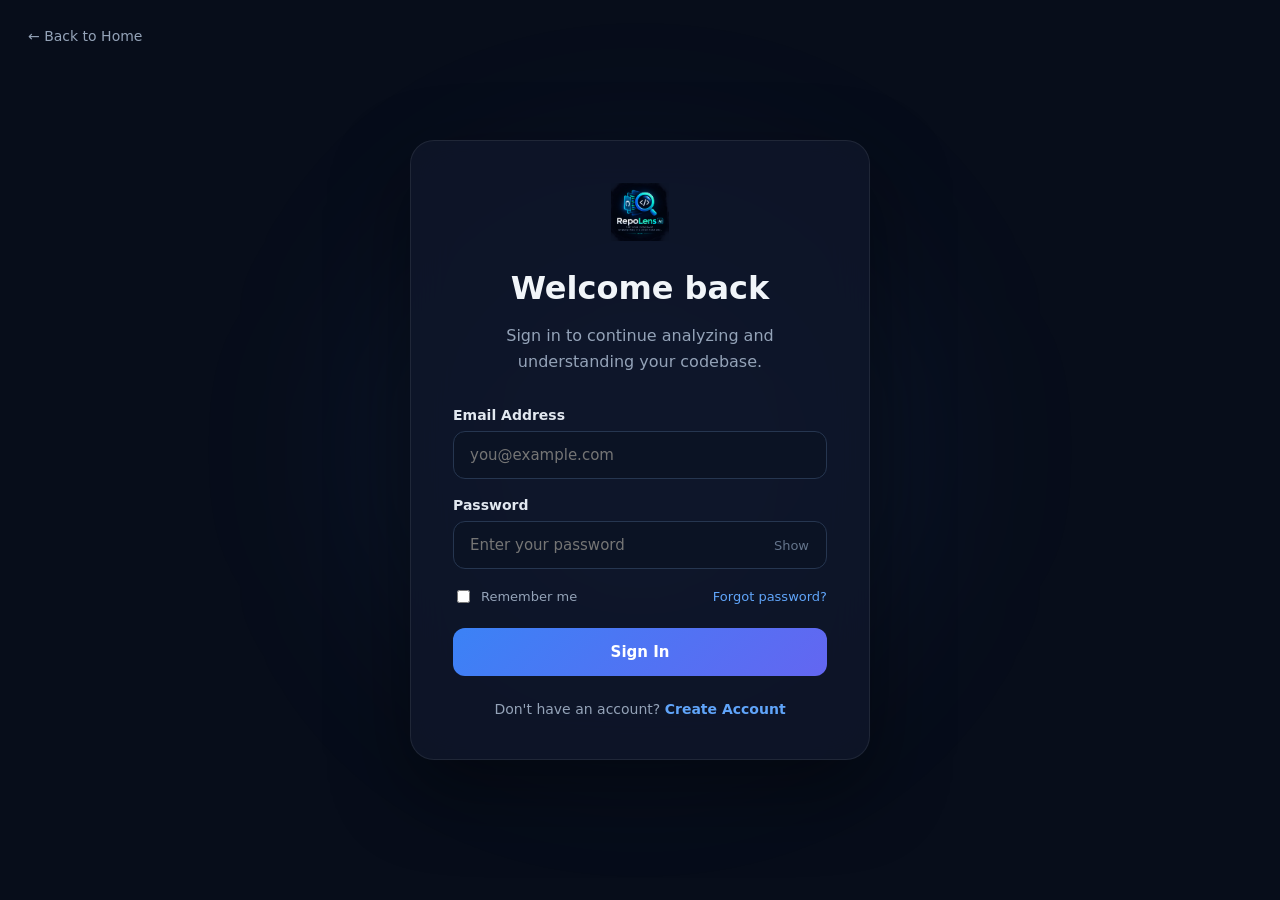
<file: frontend/login.html>
<!DOCTYPE html>
<html lang="en">
<head>
    <meta charset="UTF-8">
    <meta name="viewport" content="width=device-width, initial-scale=1.0">

    <title>Sign In — RepoLens AI</title>

    <link rel="icon" href="data:,">
    <link rel="stylesheet" href="style.css">

    <style>
        body {
            min-height: 100vh;
            display: flex;
            align-items: center;
            justify-content: center;
            overflow-x: hidden;
        }

        .auth-page {
            width: 100%;
            min-height: 100vh;
            display: flex;
            align-items: center;
            justify-content: center;
            padding: 40px 20px;
            position: relative;
        }

        .auth-glow {
            position: absolute;
            width: 500px;
            height: 500px;
            border-radius: 50%;
            background: rgba(59, 130, 246, 0.10);
            filter: blur(100px);
            pointer-events: none;
        }

        .auth-card {
            width: 100%;
            max-width: 460px;
            padding: 42px;
            border: 1px solid rgba(255,255,255,0.08);
            border-radius: 24px;
            background: rgba(15, 23, 42, 0.82);
            backdrop-filter: blur(20px);
            box-shadow: 0 30px 80px rgba(0,0,0,0.45);
            position: relative;
            z-index: 2;
        }

        .auth-logo {
            display: flex;
            justify-content: center;
            margin-bottom: 28px;
        }

        .auth-logo img {
            width: 58px;
            height: 58px;
            object-fit: contain;
        }

        .auth-title {
            text-align: center;
            font-size: 32px;
            font-weight: 800;
            margin-bottom: 10px;
        }

        .auth-subtitle {
            text-align: center;
            color: #94a3b8;
            margin-bottom: 32px;
            line-height: 1.6;
        }

        .auth-form {
            display: flex;
            flex-direction: column;
            gap: 18px;
        }

        .form-group {
            display: flex;
            flex-direction: column;
            gap: 8px;
        }

        .form-group label {
            font-size: 14px;
            font-weight: 600;
            color: #e2e8f0;
        }

        .form-group input {
            width: 100%;
            box-sizing: border-box;
            padding: 14px 16px;
            border-radius: 12px;
            border: 1px solid #263650;
            background: #0b1324;
            color: #f1f5f9;
            outline: none;
            font-size: 15px;
            transition: 0.25s ease;
        }

        .form-group input:focus {
            border-color: #3b82f6;
            box-shadow: 0 0 0 3px rgba(59,130,246,0.12);
        }

        .password-wrap {
            position: relative;
        }

        .password-wrap input {
            padding-right: 70px;
        }

        .show-password {
            position: absolute;
            right: 12px;
            top: 50%;
            transform: translateY(-50%);
            border: none;
            background: transparent;
            color: #64748b;
            cursor: pointer;
            font-size: 13px;
        }

        .show-password:hover {
            color: #3b82f6;
        }

        .form-options {
            display: flex;
            justify-content: space-between;
            align-items: center;
            font-size: 13px;
        }

        .remember {
            display: flex;
            gap: 8px;
            align-items: center;
            color: #94a3b8;
        }

        .remember input {
            accent-color: #3b82f6;
        }

        .forgot {
            color: #60a5fa;
            text-decoration: none;
        }

        .auth-button {
            width: 100%;
            padding: 15px;
            border: none;
            border-radius: 12px;
            background: linear-gradient(
                135deg,
                #3b82f6,
                #6366f1
            );
            color: white;
            font-size: 15px;
            font-weight: 700;
            cursor: pointer;
            transition: 0.25s ease;
            margin-top: 4px;
        }

        .auth-button:hover {
            transform: translateY(-2px);
            box-shadow: 0 12px 30px rgba(59,130,246,0.25);
        }

        .auth-footer {
            text-align: center;
            margin-top: 25px;
            color: #94a3b8;
            font-size: 14px;
        }

        .auth-footer a {
            color: #60a5fa;
            text-decoration: none;
            font-weight: 600;
        }

        .back-home {
            position: absolute;
            top: 28px;
            left: 28px;
            color: #94a3b8;
            text-decoration: none;
            font-size: 14px;
            transition: 0.2s;
        }

        .back-home:hover {
            color: #fff;
        }

        .message {
            display: none;
            padding: 12px 14px;
            border-radius: 10px;
            font-size: 14px;
            margin-bottom: 5px;
        }

        .message.error {
            display: block;
            background: rgba(239,51,64,0.10);
            border: 1px solid rgba(239,51,64,0.25);
            color: #fca5a5;
        }

        @media (max-width: 600px) {

            .auth-card {
                padding: 30px 22px;
            }

            .auth-title {
                font-size: 27px;
            }

            .back-home {
                top: 18px;
                left: 18px;
            }

            .form-options {
                flex-direction: column;
                align-items: flex-start;
                gap: 10px;
            }
        }
    </style>
</head>

<body>

    <main class="auth-page">

        <div class="auth-glow"></div>

        <a href="index.html" class="back-home">
            ← Back to Home
        </a>

        <div class="auth-card">

            <div class="auth-logo">
                <img
                    src="../assets/repolens_logo.png"
                    alt="RepoLens AI"
                >
            </div>

            <h1 class="auth-title">
                Welcome back
            </h1>

            <p class="auth-subtitle">
                Sign in to continue analyzing and
                understanding your codebase.
            </p>

            <div id="errorMessage" class="message"></div>

            <form id="loginForm" class="auth-form">

                <div class="form-group">

                    <label for="email">
                        Email Address
                    </label>

                    <input
                        type="email"
                        id="email"
                        placeholder="you@example.com"
                        required
                    >

                </div>

                <div class="form-group">

                    <label for="password">
                        Password
                    </label>

                    <div class="password-wrap">

                        <input
                            type="password"
                            id="password"
                            placeholder="Enter your password"
                            required
                        >

                        <button
                            type="button"
                            class="show-password"
                            id="togglePassword"
                        >
                            Show
                        </button>

                    </div>

                </div>

                <div class="form-options">

                    <label class="remember">

                        <input
                            type="checkbox"
                            id="remember"
                        >

                        Remember me

                    </label>

                    <a
                        href="#"
                        class="forgot"
                        onclick="return false;"
                    >
                        Forgot password?
                    </a>

                </div>

                <button
                    type="submit"
                    class="auth-button"
                >
                    Sign In
                </button>

            </form>

            <div class="auth-footer">

                Don't have an account?

                <a href="signup.html">
                    Create Account
                </a>

            </div>

        </div>

    </main>


    <script>

        const form =
            document.getElementById("loginForm");

        const errorMessage =
            document.getElementById("errorMessage");

        const password =
            document.getElementById("password");

        const togglePassword =
            document.getElementById("togglePassword");


        // Show / Hide password
        togglePassword.addEventListener(
            "click",
            () => {

                if (password.type === "password") {

                    password.type = "text";
                    togglePassword.textContent = "Hide";

                } else {

                    password.type = "password";
                    togglePassword.textContent = "Show";

                }

            }
        );


        // Login
        form.addEventListener(
            "submit",
            (event) => {

                event.preventDefault();

                const email =
                    document
                        .getElementById("email")
                        .value
                        .trim();

                const pass =
                    password.value;


                const users =
                    JSON.parse(
                        localStorage.getItem(
                            "repolens_users"
                        ) || "{}"
                    );


                // Check account
                if (!users[email]) {

                    errorMessage.textContent =
                        "No account found with this email.";

                    errorMessage.className =
                        "message error";

                    return;
                }


                // Check password
                if (users[email].password !== pass) {

                    errorMessage.textContent =
                        "Incorrect password. Please try again.";

                    errorMessage.className =
                        "message error";

                    return;
                }


                // Save current user
                localStorage.setItem(
                    "repolens_current_user",
                    JSON.stringify({
                        name: users[email].name,
                        email: users[email].email
                    })
                );


                // Go to dashboard
                window.location.href =
                    "dashboard.html";

            }
        );

    </script>

</body>
</html>
</file>
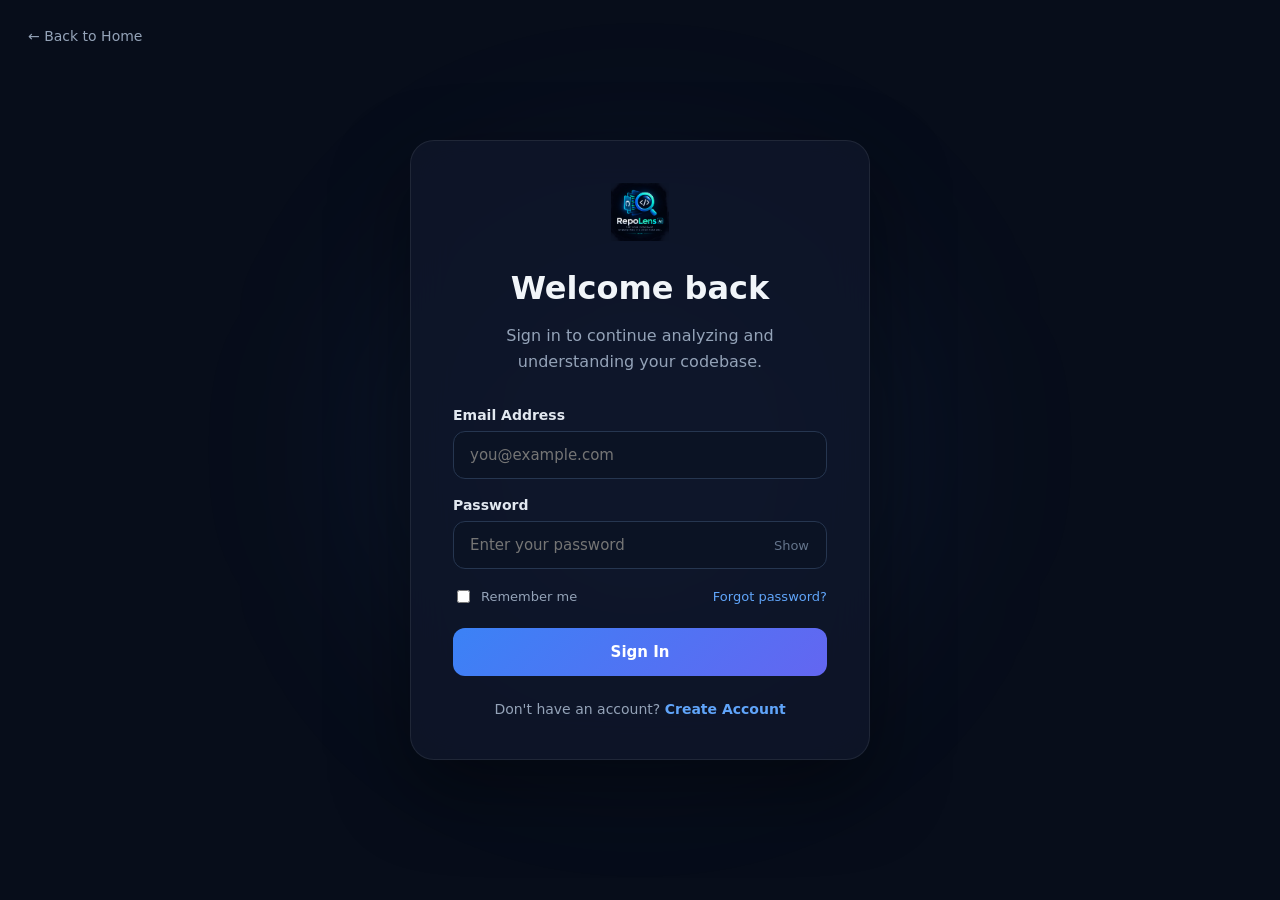
<file: frontend/settings.html>
<!DOCTYPE html>
<html lang="en">
<head>
    <meta charset="UTF-8">
    <meta name="viewport" content="width=device-width, initial-scale=1.0">

    <title>Settings | RepoLens AI</title>
    <link rel="icon" href="data:,">
    <link rel="stylesheet" href="style.css">

    <style>
        * {
            margin: 0;
            padding: 0;
            box-sizing: border-box;
        }

        :root {
            --bg: #070d1a;
            --sidebar: #080e1c;
            --card: #111d32;
            --card2: #0d1729;
            --border: #203653;
            --blue: #3b8cff;
            --blue2: #4f6df5;
            --text: #f4f7fb;
            --muted: #8fa6c8;
            --green: #22c55e;
            --red: #ef4444;
        }

        html {
            scroll-behavior: smooth;
        }

        body {
            font-family: Inter, ui-sans-serif, system-ui, -apple-system,
                         BlinkMacSystemFont, "Segoe UI", sans-serif;
            background: var(--bg);
            color: var(--text);
            min-height: 100vh;
        }

        button,
        input {
            font: inherit;
        }

        a {
            color: inherit;
            text-decoration: none;
        }

        /* =========================
           LAYOUT
        ========================= */

        .app {
            min-height: 100vh;
            display: flex;
        }

        /* =========================
           SIDEBAR
        ========================= */

        .sidebar {
            width: 280px;
            min-width: 280px;
            min-height: 100vh;
            background: var(--sidebar);
            border-right: 1px solid var(--border);
            padding: 28px 18px 20px;
            position: fixed;
            left: 0;
            top: 0;
            bottom: 0;
            overflow-y: auto;
            z-index: 100;
        }

        .brand {
            padding: 0 12px 28px;
            border-bottom: 1px solid var(--border);
            display: flex;
            align-items: center;
            gap: 14px;
        }

        .brand img {
            width: 58px;
            height: 58px;
            object-fit: contain;
            border-radius: 12px;
        }

        .brand-info h2 {
            font-size: 22px;
            line-height: 1.05;
            font-weight: 800;
        }

        .brand-info span {
            display: block;
            margin-top: 9px;
            color: #76a8ec;
            font-size: 11px;
            letter-spacing: 3px;
        }

        .nav-section {
            margin-top: 32px;
        }

        .nav-title {
            padding: 0 14px;
            margin-bottom: 12px;
            color: #5277a8;
            font-size: 12px;
            font-weight: 700;
            letter-spacing: 3px;
        }

        .nav-link {
            display: flex;
            align-items: center;
            gap: 14px;
            padding: 16px 18px;
            margin-bottom: 7px;
            border: 1px solid transparent;
            border-radius: 13px;
            color: #8eabd2;
            font-size: 16px;
            transition: 0.2s ease;
        }

        .nav-link:hover {
            color: white;
            background: #0d192d;
            border-color: #1b3558;
        }

        .nav-link.active {
            color: white;
            background: #101f38;
            border-color: #24528a;
        }

        .nav-icon {
            width: 18px;
            text-align: center;
            color: var(--blue);
            font-size: 16px;
        }

        /* =========================
           MAIN
        ========================= */

        .main {
            margin-left: 280px;
            width: calc(100% - 280px);
            min-height: 100vh;
        }

        .topbar {
            height: 112px;
            padding: 0 42px;
            display: flex;
            align-items: center;
            justify-content: space-between;
            border-bottom: 1px solid var(--border);
            background: rgba(7, 13, 26, 0.94);
            position: sticky;
            top: 0;
            z-index: 50;
            backdrop-filter: blur(15px);
        }

        .topbar h1 {
            font-size: 36px;
            font-weight: 800;
            letter-spacing: -1px;
        }

        .engine {
            display: flex;
            align-items: center;
            gap: 12px;
            color: #9eb2d1;
            font-size: 15px;
        }

        .engine-dot {
            width: 11px;
            height: 11px;
            border-radius: 50%;
            background: var(--green);
            box-shadow: 0 0 18px rgba(34, 197, 94, 0.8);
        }

        .content {
            max-width: 1250px;
            margin: 0 auto;
            padding: 46px 42px 80px;
        }

        .page-intro {
            margin-bottom: 30px;
        }

        .eyebrow {
            color: var(--blue);
            font-size: 13px;
            font-weight: 700;
            letter-spacing: 3px;
            text-transform: uppercase;
            margin-bottom: 13px;
        }

        .page-intro h2 {
            font-size: 42px;
            line-height: 1.1;
            margin-bottom: 12px;
        }

        .page-intro p {
            color: var(--muted);
            font-size: 17px;
        }

        /* =========================
           SETTINGS GRID
        ========================= */

        .settings-grid {
            display: grid;
            grid-template-columns: 1.35fr 0.9fr;
            gap: 22px;
        }

        .card {
            background: linear-gradient(
                145deg,
                rgba(17, 29, 50, 0.98),
                rgba(12, 22, 39, 0.98)
            );
            border: 1px solid var(--border);
            border-radius: 18px;
            overflow: hidden;
            box-shadow: 0 15px 40px rgba(0, 0, 0, 0.15);
        }

        .card-header {
            padding: 25px 28px;
            border-bottom: 1px solid var(--border);
        }

        .card-header h3 {
            font-size: 19px;
            margin-bottom: 7px;
        }

        .card-header p {
            color: var(--muted);
            font-size: 13px;
        }

        .card-body {
            padding: 28px;
        }

        /* =========================
           PROFILE
        ========================= */

        .profile {
            display: flex;
            align-items: center;
            gap: 18px;
            padding-bottom: 26px;
            margin-bottom: 26px;
            border-bottom: 1px solid var(--border);
        }

        .avatar {
            width: 70px;
            height: 70px;
            flex-shrink: 0;
            border-radius: 50%;
            display: grid;
            place-items: center;
            background: linear-gradient(135deg, #3b82f6, #5865f2);
            color: white;
            font-size: 25px;
            font-weight: 800;
            box-shadow: 0 0 30px rgba(59, 130, 246, 0.2);
        }

        .profile-info h4 {
            font-size: 20px;
            margin-bottom: 5px;
        }

        .profile-info p {
            color: var(--muted);
            font-size: 14px;
        }

        .field {
            margin-bottom: 20px;
        }

        .field:last-child {
            margin-bottom: 0;
        }

        .field label {
            display: block;
            color: #b9c9df;
            font-size: 13px;
            font-weight: 600;
            margin-bottom: 9px;
        }

        .field input {
            width: 100%;
            padding: 14px 15px;
            border: 1px solid #29415f;
            border-radius: 11px;
            background: #091426;
            color: white;
            outline: none;
            transition: 0.2s ease;
        }

        .field input:focus {
            border-color: var(--blue);
            box-shadow: 0 0 0 3px rgba(59, 140, 255, 0.1);
        }

        .field input:disabled {
            color: #8298b9;
            cursor: not-allowed;
        }

        .save-btn {
            margin-top: 22px;
            border: none;
            border-radius: 10px;
            padding: 13px 21px;
            color: white;
            font-weight: 700;
            background: linear-gradient(135deg, #3182f6, #5b65ee);
            cursor: pointer;
            transition: 0.2s ease;
        }

        .save-btn:hover {
            transform: translateY(-1px);
            box-shadow: 0 10px 25px rgba(59, 130, 246, 0.2);
        }

        /* =========================
           PREFERENCE ROWS
        ========================= */

        .setting-row {
            display: flex;
            align-items: center;
            justify-content: space-between;
            gap: 20px;
            padding: 19px 0;
            border-bottom: 1px solid var(--border);
        }

        .setting-row:first-child {
            padding-top: 0;
        }

        .setting-row:last-child {
            border-bottom: none;
            padding-bottom: 0;
        }

        .setting-info h4 {
            font-size: 15px;
            margin-bottom: 5px;
        }

        .setting-info p {
            color: var(--muted);
            font-size: 12px;
            line-height: 1.5;
        }

        /* Toggle */

        .switch {
            position: relative;
            width: 48px;
            height: 26px;
            flex-shrink: 0;
        }

        .switch input {
            opacity: 0;
            width: 0;
            height: 0;
        }

        .slider {
            position: absolute;
            inset: 0;
            border-radius: 30px;
            background: #263750;
            cursor: pointer;
            transition: 0.25s ease;
        }

        .slider::before {
            content: "";
            position: absolute;
            width: 20px;
            height: 20px;
            left: 3px;
            top: 3px;
            border-radius: 50%;
            background: white;
            transition: 0.25s ease;
        }

        .switch input:checked + .slider {
            background: var(--blue);
        }

        .switch input:checked + .slider::before {
            transform: translateX(22px);
        }

        /* =========================
           SECURITY
        ========================= */

        .security-item {
            display: flex;
            align-items: flex-start;
            gap: 14px;
            padding: 17px 0;
            border-bottom: 1px solid var(--border);
        }

        .security-item:last-child {
            border-bottom: none;
        }

        .security-icon {
            width: 38px;
            height: 38px;
            border-radius: 10px;
            background: #0b1c35;
            border: 1px solid #24466e;
            display: grid;
            place-items: center;
            color: var(--blue);
            flex-shrink: 0;
        }

        .security-info h4 {
            font-size: 14px;
            margin-bottom: 5px;
        }

        .security-info p {
            color: var(--muted);
            font-size: 12px;
            line-height: 1.5;
        }

        /* =========================
           DANGER
        ========================= */

        .danger-card {
            border-color: rgba(239, 68, 68, 0.3);
        }

        .danger-card .card-header {
            border-bottom-color: rgba(239, 68, 68, 0.2);
        }

        .danger-text {
            color: #a9b8cc;
            font-size: 13px;
            line-height: 1.6;
            margin-bottom: 20px;
        }

        .logout-btn {
            width: 100%;
            padding: 13px;
            border-radius: 10px;
            border: 1px solid rgba(239, 68, 68, 0.45);
            background: rgba(239, 68, 68, 0.08);
            color: #ff7777;
            font-weight: 700;
            cursor: pointer;
            transition: 0.2s ease;
        }

        .logout-btn:hover {
            background: rgba(239, 68, 68, 0.15);
        }

        /* =========================
           TOAST
        ========================= */

        .toast {
            position: fixed;
            right: 25px;
            bottom: 25px;
            padding: 14px 18px;
            border-radius: 11px;
            background: #10223b;
            border: 1px solid #2b527f;
            color: white;
            font-size: 14px;
            opacity: 0;
            transform: translateY(15px);
            pointer-events: none;
            transition: 0.25s ease;
            z-index: 999;
        }

        .toast.show {
            opacity: 1;
            transform: translateY(0);
        }

        /* =========================
           MOBILE MENU
        ========================= */

        .menu-btn {
            display: none;
            width: 42px;
            height: 42px;
            border: 1px solid var(--border);
            border-radius: 10px;
            background: #0d192c;
            color: white;
            cursor: pointer;
            font-size: 20px;
        }

        .overlay {
            display: none;
        }

        /* =========================
           RESPONSIVE
        ========================= */

        @media (max-width: 1050px) {
            .sidebar {
                width: 240px;
                min-width: 240px;
            }

            .main {
                margin-left: 240px;
                width: calc(100% - 240px);
            }

            .settings-grid {
                grid-template-columns: 1fr;
            }
        }

        @media (max-width: 800px) {
            .sidebar {
                transform: translateX(-100%);
                transition: transform 0.25s ease;
                width: 270px;
            }

            .sidebar.open {
                transform: translateX(0);
            }

            .main {
                margin-left: 0;
                width: 100%;
            }

            .topbar {
                height: 78px;
                padding: 0 20px;
            }

            .topbar h1 {
                font-size: 25px;
            }

            .engine {
                display: none;
            }

            .menu-btn {
                display: block;
            }

            .overlay {
                position: fixed;
                inset: 0;
                background: rgba(0, 0, 0, 0.55);
                z-index: 90;
            }

            .overlay.show {
                display: block;
            }

            .content {
                padding: 32px 20px 60px;
            }

            .page-intro h2 {
                font-size: 32px;
            }
        }

        @media (max-width: 520px) {
            .content {
                padding: 26px 14px 50px;
            }

            .page-intro h2 {
                font-size: 28px;
            }

            .page-intro p {
                font-size: 14px;
            }

            .card-header,
            .card-body {
                padding: 20px;
            }

            .profile {
                align-items: flex-start;
            }

            .avatar {
                width: 58px;
                height: 58px;
                font-size: 20px;
            }

            .setting-row {
                align-items: flex-start;
            }

            .setting-info {
                max-width: 80%;
            }
        }
    </style>
</head>

<body>

<div class="app">

    <!-- SIDEBAR -->
    <aside class="sidebar" id="sidebar">

        <div class="brand">
            <img src="../assets/repolens_logo.png" alt="RepoLens AI">

            <div class="brand-info">
                <h2>RepoLens<br>AI</h2>
                <span>CODE INTELLIGENCE</span>
            </div>
        </div>

        <div class="nav-section">

            <div class="nav-title">WORKSPACE</div>

            <a href="dashboard.html" class="nav-link">
                <span class="nav-icon">◇</span>
                <span>Dashboard</span>
            </a>

            <a href="dashboard.html#analyzer" class="nav-link">
                <span class="nav-icon">⌁</span>
                <span>Analyze Repository</span>
            </a>

            <a href="architecture.html" class="nav-link">
                <span class="nav-icon">◆</span>
                <span>Architecture</span>
            </a>

            <a href="history.html" class="nav-link">
                <span class="nav-icon">○</span>
                <span>History</span>
            </a>

        </div>

        <div class="nav-section">

            <div class="nav-title">ACCOUNT</div>

            <a href="settings.html" class="nav-link active">
                <span class="nav-icon">⚙</span>
                <span>Settings</span>
            </a>

        </div>

    </aside>

    <div class="overlay" id="overlay"></div>

    <!-- MAIN -->
    <main class="main">

        <header class="topbar">
            <div style="display:flex;align-items:center;gap:14px;">
                <button class="menu-btn" id="menuBtn">☰</button>
                <h1>Settings</h1>
            </div>

            <div class="engine">
                <span class="engine-dot"></span>
                <span>AI Engine Ready</span>
            </div>
        </header>

        <section class="content">

            <div class="page-intro">
                <div class="eyebrow">Workspace Configuration</div>

                <h2>Settings</h2>

                <p>
                    Manage your RepoLens AI profile, preferences and workspace.
                </p>
            </div>

            <div class="settings-grid">

                <!-- PROFILE -->
                <section class="card">

                    <div class="card-header">
                        <h3>Profile</h3>
                        <p>Your RepoLens AI account information.</p>
                    </div>

                    <div class="card-body">

                        <div class="profile">

                            <div class="avatar" id="avatar">
                                U
                            </div>

                            <div class="profile-info">
                                <h4 id="profileName">User</h4>
                                <p id="profileEmail">
                                    user@example.com
                                </p>
                            </div>

                        </div>

                        <div class="field">
                            <label>Full Name</label>

                            <input
                                type="text"
                                id="nameInput"
                                placeholder="Your name"
                            >
                        </div>

                        <div class="field">
                            <label>Email Address</label>

                            <input
                                type="email"
                                id="emailInput"
                                disabled
                            >
                        </div>

                        <button class="save-btn" id="saveProfile">
                            Save Changes
                        </button>

                    </div>

                </section>


                <!-- PREFERENCES -->
                <section class="card">

                    <div class="card-header">
                        <h3>Preferences</h3>
                        <p>Customize your RepoLens experience.</p>
                    </div>

                    <div class="card-body">

                        <div class="setting-row">

                            <div class="setting-info">
                                <h4>Analysis Notifications</h4>
                                <p>
                                    Show notifications when an analysis finishes.
                                </p>
                            </div>

                            <label class="switch">
                                <input
                                    type="checkbox"
                                    id="notificationToggle"
                                    checked
                                >
                                <span class="slider"></span>
                            </label>

                        </div>


                        <div class="setting-row">

                            <div class="setting-info">
                                <h4>Save Analysis History</h4>
                                <p>
                                    Keep your recent repository analyses locally.
                                </p>
                            </div>

                            <label class="switch">
                                <input
                                    type="checkbox"
                                    id="historyToggle"
                                    checked
                                >
                                <span class="slider"></span>
                            </label>

                        </div>


                        <div class="setting-row">

                            <div class="setting-info">
                                <h4>AI Architecture Insights</h4>
                                <p>
                                    Enable detailed AI-generated architecture insights.
                                </p>
                            </div>

                            <label class="switch">
                                <input
                                    type="checkbox"
                                    id="insightsToggle"
                                    checked
                                >
                                <span class="slider"></span>
                            </label>

                        </div>

                    </div>

                </section>


                <!-- SECURITY -->
                <section class="card">

                    <div class="card-header">
                        <h3>Security</h3>
                        <p>Account and workspace security information.</p>
                    </div>

                    <div class="card-body">

                        <div class="security-item">

                            <div class="security-icon">
                                🔒
                            </div>

                            <div class="security-info">
                                <h4>Local Session</h4>
                                <p>
                                    Your current demo authentication session
                                    is stored in this browser.
                                </p>
                            </div>

                        </div>


                        <div class="security-item">

                            <div class="security-icon">
                                🛡
                            </div>

                            <div class="security-info">
                                <h4>Repository Privacy</h4>
                                <p>
                                    RepoLens currently analyzes public GitHub
                                    repositories.
                                </p>
                            </div>

                        </div>


                        <div class="security-item">

                            <div class="security-icon">
                                ⚡
                            </div>

                            <div class="security-info">
                                <h4>AI Processing</h4>
                                <p>
                                    Architecture insights are generated by
                                    the connected AI analysis backend.
                                </p>
                            </div>

                        </div>

                    </div>

                </section>


                <!-- AI SETTINGS -->
                <section class="card">

                    <div class="card-header">
                        <h3>AI Analysis</h3>
                        <p>Control how RepoLens presents analysis results.</p>
                    </div>

                    <div class="card-body">

                        <div class="setting-row">

                            <div class="setting-info">
                                <h4>Architecture Analysis</h4>
                                <p>
                                    Detect components and their relationships.
                                </p>
                            </div>

                            <label class="switch">
                                <input
                                    type="checkbox"
                                    id="architectureToggle"
                                    checked
                                >
                                <span class="slider"></span>
                            </label>

                        </div>


                        <div class="setting-row">

                            <div class="setting-info">
                                <h4>Security Findings</h4>
                                <p>
                                    Display potential security issues identified by AI.
                                </p>
                            </div>

                            <label class="switch">
                                <input
                                    type="checkbox"
                                    id="securityToggle"
                                    checked
                                >
                                <span class="slider"></span>
                            </label>

                        </div>


                        <div class="setting-row">

                            <div class="setting-info">
                                <h4>Recommendations</h4>
                                <p>
                                    Show AI-generated improvement recommendations.
                                </p>
                            </div>

                            <label class="switch">
                                <input
                                    type="checkbox"
                                    id="recommendationToggle"
                                    checked
                                >
                                <span class="slider"></span>
                            </label>

                        </div>

                    </div>

                </section>


                <!-- DANGER -->
                <section class="card danger-card">

                    <div class="card-header">
                        <h3>Account Session</h3>
                        <p>End your current RepoLens AI session.</p>
                    </div>

                    <div class="card-body">

                        <p class="danger-text">
                            Logging out will remove your current local session
                            from this browser. Your locally saved analysis
                            history will remain available unless you clear it.
                        </p>

                        <button class="logout-btn" id="logoutBtn">
                            Log Out
                        </button>

                    </div>

                </section>

            </div>

        </section>

    </main>

</div>


<div class="toast" id="toast"></div>


<script>

    /* ==========================================
       AUTH
    ========================================== */

    const currentUser =
        JSON.parse(
            localStorage.getItem("repolens_current_user") || "null"
        );

    if (!currentUser) {
        window.location.href = "login.html";
    }


    /* ==========================================
       PROFILE
    ========================================== */

    const nameInput =
        document.getElementById("nameInput");

    const emailInput =
        document.getElementById("emailInput");

    const profileName =
        document.getElementById("profileName");

    const profileEmail =
        document.getElementById("profileEmail");

    const avatar =
        document.getElementById("avatar");


    if (currentUser) {

        const name =
            currentUser.name || "User";

        const email =
            currentUser.email || "";

        nameInput.value = name;
        emailInput.value = email;

        profileName.textContent = name;
        profileEmail.textContent = email;

        avatar.textContent =
            name.charAt(0).toUpperCase();
    }


    /* ==========================================
       TOAST
    ========================================== */

    const toast =
        document.getElementById("toast");

    function showToast(message) {

        toast.textContent = message;
        toast.classList.add("show");

        setTimeout(() => {
            toast.classList.remove("show");
        }, 2500);
    }


    /* ==========================================
       SAVE PROFILE
    ========================================== */

    document
        .getElementById("saveProfile")
        .addEventListener("click", () => {

            const newName =
                nameInput.value.trim();

            if (!newName) {
                showToast("Please enter your name.");
                return;
            }

            const updatedUser = {
                ...currentUser,
                name: newName
            };

            localStorage.setItem(
                "repolens_current_user",
                JSON.stringify(updatedUser)
            );

            profileName.textContent = newName;

            avatar.textContent =
                newName.charAt(0).toUpperCase();

            showToast("Profile updated successfully.");
        });


    /* ==========================================
       SETTINGS STORAGE
    ========================================== */

    const settings = {

        notifications: true,
        history: true,
        insights: true,
        architecture: true,
        security: true,
        recommendations: true

    };


    const savedSettings =
        JSON.parse(
            localStorage.getItem("repolens_settings") || "null"
        );

    if (savedSettings) {
        Object.assign(settings, savedSettings);
    }


    const toggles = {

        notificationToggle:
            "notifications",

        historyToggle:
            "history",

        insightsToggle:
            "insights",

        architectureToggle:
            "architecture",

        securityToggle:
            "security",

        recommendationToggle:
            "recommendations"

    };


    Object.entries(toggles).forEach(
        ([elementId, settingKey]) => {

            const element =
                document.getElementById(elementId);

            element.checked =
                settings[settingKey];

            element.addEventListener(
                "change",
                () => {

                    settings[settingKey] =
                        element.checked;

                    localStorage.setItem(
                        "repolens_settings",
                        JSON.stringify(settings)
                    );

                    showToast("Preference saved.");
                }
            );

        }
    );


    /* ==========================================
       LOGOUT
    ========================================== */

    document
        .getElementById("logoutBtn")
        .addEventListener("click", () => {

            localStorage.removeItem(
                "repolens_current_user"
            );

            window.location.href =
                "login.html";
        });


    /* ==========================================
       MOBILE SIDEBAR
    ========================================== */

    const menuBtn =
        document.getElementById("menuBtn");

    const sidebar =
        document.getElementById("sidebar");

    const overlay =
        document.getElementById("overlay");


    menuBtn.addEventListener("click", () => {

        sidebar.classList.toggle("open");
        overlay.classList.toggle("show");

    });


    overlay.addEventListener("click", () => {

        sidebar.classList.remove("open");
        overlay.classList.remove("show");

    });


    /* Close sidebar after navigation */

    document
        .querySelectorAll(".nav-link")
        .forEach(link => {

            link.addEventListener("click", () => {

                sidebar.classList.remove("open");
                overlay.classList.remove("show");

            });

        });

</script>

</body>
</html>
</file>
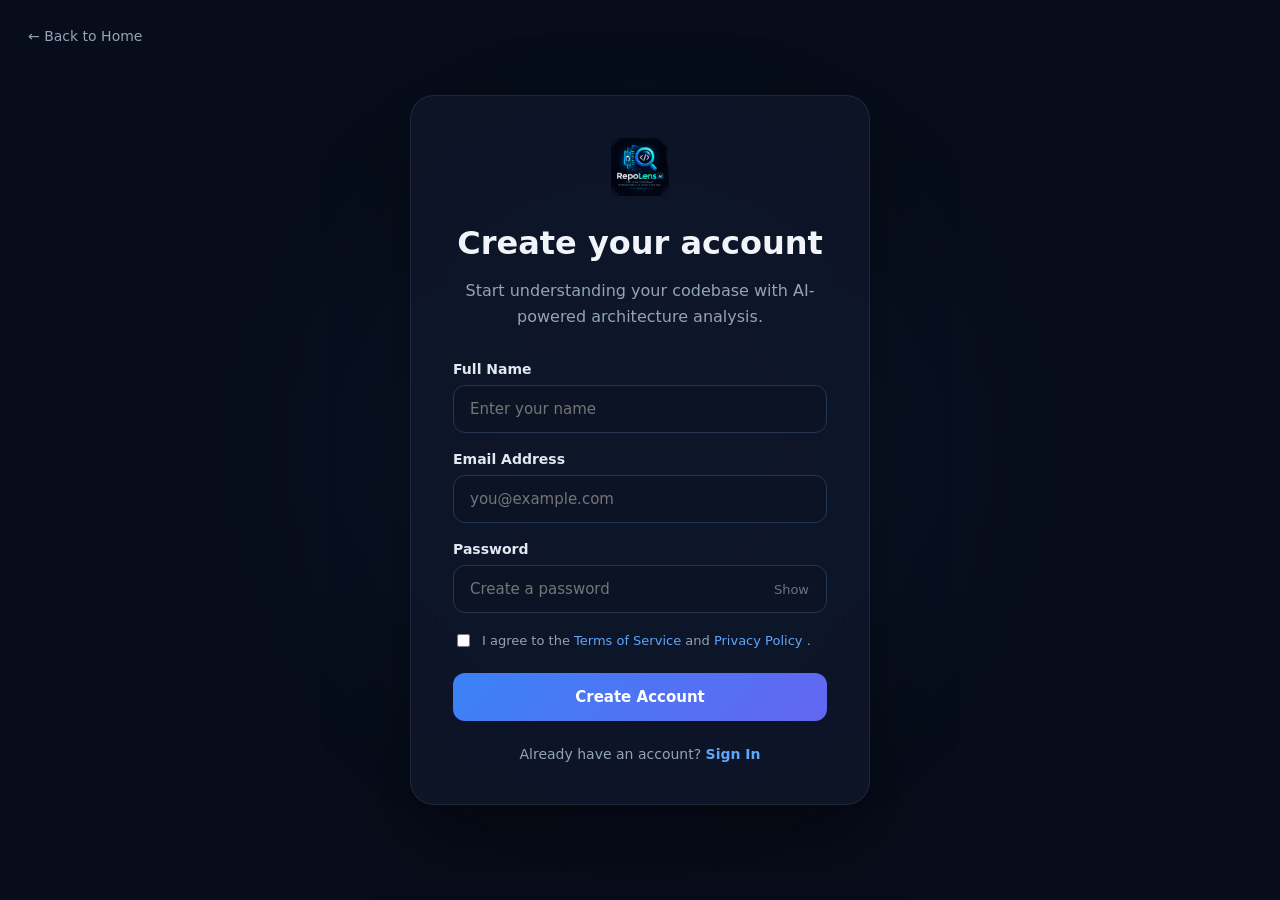
<file: frontend/signup.html>
<!DOCTYPE html>
<html lang="en">
<head>
    <meta charset="UTF-8">
    <meta name="viewport" content="width=device-width, initial-scale=1.0">

    <title>Sign Up — RepoLens AI</title>

    <link rel="icon" href="data:,">
    <link rel="stylesheet" href="style.css">

    <style>
        body {
            min-height: 100vh;
            display: flex;
            align-items: center;
            justify-content: center;
            overflow-x: hidden;
        }

        .auth-page {
            width: 100%;
            min-height: 100vh;
            display: flex;
            align-items: center;
            justify-content: center;
            padding: 40px 20px;
            position: relative;
        }

        .auth-glow {
            position: absolute;
            width: 500px;
            height: 500px;
            border-radius: 50%;
            background: rgba(59, 130, 246, 0.10);
            filter: blur(100px);
            pointer-events: none;
        }

        .auth-card {
            width: 100%;
            max-width: 460px;
            padding: 42px;
            border: 1px solid rgba(255,255,255,0.08);
            border-radius: 24px;
            background: rgba(15, 23, 42, 0.82);
            backdrop-filter: blur(20px);
            box-shadow: 0 30px 80px rgba(0,0,0,0.45);
            position: relative;
            z-index: 2;
        }

        .auth-logo {
            display: flex;
            justify-content: center;
            margin-bottom: 28px;
        }

        .auth-logo img {
            width: 58px;
            height: 58px;
            object-fit: contain;
        }

        .auth-title {
            text-align: center;
            font-size: 32px;
            font-weight: 800;
            margin-bottom: 10px;
        }

        .auth-subtitle {
            text-align: center;
            color: #94a3b8;
            margin-bottom: 32px;
            line-height: 1.6;
        }

        .auth-form {
            display: flex;
            flex-direction: column;
            gap: 18px;
        }

        .form-group {
            display: flex;
            flex-direction: column;
            gap: 8px;
        }

        .form-group label {
            font-size: 14px;
            font-weight: 600;
            color: #e2e8f0;
        }

        .form-group input {
            width: 100%;
            box-sizing: border-box;
            padding: 14px 16px;
            border-radius: 12px;
            border: 1px solid #263650;
            background: #0b1324;
            color: #f1f5f9;
            outline: none;
            font-size: 15px;
            transition: 0.25s ease;
        }

        .form-group input:focus {
            border-color: #3b82f6;
            box-shadow: 0 0 0 3px rgba(59,130,246,0.12);
        }

        .password-wrap {
            position: relative;
        }

        .password-wrap input {
            padding-right: 70px;
        }

        .show-password {
            position: absolute;
            right: 12px;
            top: 50%;
            transform: translateY(-50%);
            border: none;
            background: transparent;
            color: #64748b;
            cursor: pointer;
            font-size: 13px;
        }

        .show-password:hover {
            color: #3b82f6;
        }

        .terms {
            display: flex;
            gap: 9px;
            align-items: flex-start;
            color: #94a3b8;
            font-size: 13px;
            line-height: 1.5;
        }

        .terms input {
            margin-top: 3px;
            accent-color: #3b82f6;
        }

        .terms a {
            color: #60a5fa;
            text-decoration: none;
        }

        .auth-button {
            width: 100%;
            padding: 15px;
            border: none;
            border-radius: 12px;
            background: linear-gradient(
                135deg,
                #3b82f6,
                #6366f1
            );
            color: white;
            font-size: 15px;
            font-weight: 700;
            cursor: pointer;
            transition: 0.25s ease;
            margin-top: 4px;
        }

        .auth-button:hover {
            transform: translateY(-2px);
            box-shadow: 0 12px 30px rgba(59,130,246,0.25);
        }

        .auth-footer {
            text-align: center;
            margin-top: 25px;
            color: #94a3b8;
            font-size: 14px;
        }

        .auth-footer a {
            color: #60a5fa;
            text-decoration: none;
            font-weight: 600;
        }

        .back-home {
            position: absolute;
            top: 28px;
            left: 28px;
            color: #94a3b8;
            text-decoration: none;
            font-size: 14px;
            transition: 0.2s;
        }

        .back-home:hover {
            color: #fff;
        }

        .message {
            display: none;
            padding: 12px 14px;
            border-radius: 10px;
            font-size: 14px;
            margin-bottom: 5px;
        }

        .message.error {
            display: block;
            background: rgba(239,51,64,0.10);
            border: 1px solid rgba(239,51,64,0.25);
            color: #fca5a5;
        }

        @media (max-width: 600px) {

            .auth-card {
                padding: 30px 22px;
            }

            .auth-title {
                font-size: 27px;
            }

            .back-home {
                top: 18px;
                left: 18px;
            }
        }
    </style>
</head>

<body>

    <main class="auth-page">

        <div class="auth-glow"></div>

        <a href="index.html" class="back-home">
            ← Back to Home
        </a>

        <div class="auth-card">

            <div class="auth-logo">
                <img
                    src="../assets/repolens_logo.png"
                    alt="RepoLens AI"
                >
            </div>

            <h1 class="auth-title">
                Create your account
            </h1>

            <p class="auth-subtitle">
                Start understanding your codebase with
                AI-powered architecture analysis.
            </p>

            <div id="errorMessage" class="message"></div>

            <form id="signupForm" class="auth-form">

                <div class="form-group">
                    <label for="name">
                        Full Name
                    </label>

                    <input
                        type="text"
                        id="name"
                        placeholder="Enter your name"
                        required
                    >
                </div>

                <div class="form-group">
                    <label for="email">
                        Email Address
                    </label>

                    <input
                        type="email"
                        id="email"
                        placeholder="you@example.com"
                        required
                    >
                </div>

                <div class="form-group">
                    <label for="password">
                        Password
                    </label>

                    <div class="password-wrap">

                        <input
                            type="password"
                            id="password"
                            placeholder="Create a password"
                            minlength="6"
                            required
                        >

                        <button
                            type="button"
                            class="show-password"
                            id="togglePassword"
                        >
                            Show
                        </button>

                    </div>
                </div>

                <div class="terms">

                    <input
                        type="checkbox"
                        id="terms"
                        required
                    >

                    <label for="terms">
                        I agree to the
                        <a href="#">
                            Terms of Service
                        </a>
                        and
                        <a href="#">
                            Privacy Policy
                        </a>.
                    </label>

                </div>

                <button
                    type="submit"
                    class="auth-button"
                >
                    Create Account
                </button>

            </form>

            <div class="auth-footer">

                Already have an account?

                <a href="login.html">
                    Sign In
                </a>

            </div>

        </div>

    </main>

    <script>

        const form =
            document.getElementById("signupForm");

        const errorMessage =
            document.getElementById("errorMessage");

        const password =
            document.getElementById("password");

        const togglePassword =
            document.getElementById("togglePassword");


        // Show / Hide password
        togglePassword.addEventListener(
            "click",
            () => {

                if (password.type === "password") {

                    password.type = "text";
                    togglePassword.textContent = "Hide";

                } else {

                    password.type = "password";
                    togglePassword.textContent = "Show";

                }

            }
        );


        // Signup
        form.addEventListener(
            "submit",
            (event) => {

                event.preventDefault();

                const name =
                    document.getElementById("name").value.trim();

                const email =
                    document.getElementById("email").value.trim();

                const pass =
                    password.value;


                if (pass.length < 6) {

                    errorMessage.textContent =
                        "Password must contain at least 6 characters.";

                    errorMessage.className =
                        "message error";

                    return;
                }


                // Demo account storage
                const users =
                    JSON.parse(
                        localStorage.getItem(
                            "repolens_users"
                        ) || "{}"
                    );


                if (users[email]) {

                    errorMessage.textContent =
                        "An account with this email already exists.";

                    errorMessage.className =
                        "message error";

                    return;
                }


                users[email] = {
                    name: name,
                    email: email,
                    password: pass
                };


                localStorage.setItem(
                    "repolens_users",
                    JSON.stringify(users)
                );


                localStorage.setItem(
                    "repolens_current_user",
                    JSON.stringify({
                        name: name,
                        email: email
                    })
                );


                // Go to dashboard
                window.location.href =
                    "dashboard.html";

            }
        );

    </script>

</body>
</html>
</file>
<file: frontend/style.css>
/* =========================================================
   RepoLens AI — GLOBAL RESPONSIVE DESIGN SYSTEM
   Applies to:
   dashboard.html
   architecture.html
   history.html
========================================================= */

:root {
    --rl-bg: #070d1a;
    --rl-sidebar: #080d1a;
    --rl-card: #111c31;
    --rl-card-dark: #0c1629;
    --rl-border: #1d304d;
    --rl-border-light: #28486f;
    --rl-blue: #4d9cff;
    --rl-blue-dark: #2d7ff9;
    --rl-text: #f1f5f9;
    --rl-muted: #8fa4c7;
    --rl-green: #22c55e;
}

/* =========================================================
   GLOBAL RESET
========================================================= */

html {
    width: 100%;
    min-height: 100%;
    overflow-x: hidden;
    scroll-behavior: smooth;
}

body {
    width: 100%;
    min-height: 100vh;
    margin: 0;
    padding: 0;
    overflow-x: hidden;
    background: var(--rl-bg);
    color: var(--rl-text);
    font-family:
        Inter,
        system-ui,
        -apple-system,
        BlinkMacSystemFont,
        "Segoe UI",
        Arial,
        sans-serif;
}

*,
*::before,
*::after {
    box-sizing: border-box;
}

img {
    max-width: 100%;
}

button,
input,
textarea,
select {
    font: inherit;
}

a {
    -webkit-tap-highlight-color: transparent;
}

/* =========================================================
   UNIFIED SIDEBAR
========================================================= */

.sidebar {
    width: 280px !important;
    min-width: 280px !important;
    height: 100vh !important;
    min-height: 100vh !important;

    position: fixed !important;
    left: 0 !important;
    top: 0 !important;
    bottom: 0 !important;

    padding: 24px 18px !important;

    background: var(--rl-sidebar) !important;
    border-right: 1px solid var(--rl-border) !important;

    overflow-y: auto !important;
    overflow-x: hidden !important;

    z-index: 1000 !important;
}

/* scrollbar */

.sidebar::-webkit-scrollbar {
    width: 4px;
}

.sidebar::-webkit-scrollbar-thumb {
    background: #1d304d;
    border-radius: 10px;
}

/* =========================================================
   BRAND
========================================================= */

.brand {
    display: flex !important;
    align-items: center !important;
    gap: 14px !important;

    padding: 4px 12px 26px !important;

    border-bottom: 1px solid var(--rl-border) !important;
}

.brand img {
    width: 58px !important;
    height: 58px !important;

    flex-shrink: 0;

    object-fit: contain !important;
}

.brand-name {
    font-size: 21px !important;
    font-weight: 800 !important;
    line-height: 1.1 !important;
    color: #ffffff !important;
}

.brand-sub,
.brand-subtitle {
    margin-top: 7px !important;

    color: var(--rl-muted) !important;

    font-size: 11px !important;
    letter-spacing: 2.5px !important;

    line-height: 1.45 !important;
}

/* =========================================================
   NAVIGATION
========================================================= */

.nav-title,
.sidebar-label,
.section-title {
    margin: 30px 12px 12px !important;

    color: #6288b9 !important;

    font-size: 11px !important;
    font-weight: 700 !important;

    letter-spacing: 2.5px !important;
    text-transform: uppercase;
}

.sidebar-nav {
    display: flex !important;
    flex-direction: column !important;
    gap: 5px !important;
}

.nav-link,
.nav-item {
    width: 100% !important;

    display: flex !important;
    align-items: center !important;

    gap: 13px !important;

    padding: 13px 14px !important;
    margin-bottom: 3px !important;

    border: 1px solid transparent !important;
    border-radius: 11px !important;

    color: #91acd0 !important;

    font-size: 15px !important;
    line-height: 1.3 !important;

    text-decoration: none !important;

    transition:
        background .2s ease,
        border-color .2s ease,
        color .2s ease,
        transform .2s ease !important;
}

.nav-link:hover,
.nav-item:hover,
.sidebar-nav button:hover {
    background: rgba(59, 130, 246, .08) !important;
    border-color: rgba(59, 130, 246, .18) !important;
    color: #ffffff !important;
}

.nav-link.active,
.nav-item.active,
.sidebar-nav button.active {
    background: #0e1d35 !important;
    border-color: #28568d !important;
    color: #ffffff !important;
}

.nav-icon,
.icon {
    width: 20px !important;

    flex-shrink: 0;

    text-align: center !important;

    color: var(--rl-blue) !important;
}

/* dashboard button nav */

.sidebar-nav button {
    width: 100% !important;

    display: flex !important;
    align-items: center !important;

    gap: 13px !important;

    padding: 13px 14px !important;

    border: 1px solid transparent !important;
    border-radius: 11px !important;

    background: transparent !important;

    color: #91acd0 !important;

    cursor: pointer !important;

    text-align: left !important;

    font-size: 15px !important;
}

/* =========================================================
   MAIN CONTENT — ALL PAGES
========================================================= */

.main,
.main-content {
    margin-left: 280px !important;

    width: calc(100% - 280px) !important;

    min-height: 100vh !important;

    overflow-x: hidden !important;
}

/* =========================================================
   TOP BAR
========================================================= */

.topbar {
    width: 100% !important;

    height: 82px !important;

    padding: 0 36px !important;

    display: flex !important;
    align-items: center !important;
    justify-content: space-between !important;

    border-bottom: 1px solid var(--rl-border) !important;

    background: rgba(7, 13, 26, .92) !important;

    backdrop-filter: blur(18px) !important;
    -webkit-backdrop-filter: blur(18px) !important;

    position: sticky !important;
    top: 0 !important;

    z-index: 900 !important;
}

.page-title,
.topbar h1 {
    margin: 0 !important;

    color: #f5f7fb !important;

    font-size: clamp(22px, 2.5vw, 34px) !important;
    font-weight: 800 !important;

    line-height: 1.2 !important;
}

.engine-status,
.status {
    display: flex !important;
    align-items: center !important;

    gap: 9px !important;

    color: #9bb0d0 !important;

    font-size: 14px !important;

    white-space: nowrap;
}

.status-dot {
    width: 9px !important;
    height: 9px !important;

    flex-shrink: 0;

    border-radius: 50% !important;

    background: var(--rl-green) !important;

    box-shadow:
        0 0 8px rgba(34, 197, 94, .8),
        0 0 18px rgba(34, 197, 94, .3) !important;
}

/* =========================================================
   CONTENT CONTAINER
========================================================= */

.content {
    width: 100% !important;

    max-width: 1500px !important;

    margin: 0 auto !important;

    padding: 38px clamp(20px, 4vw, 56px) 70px !important;
}

/* =========================================================
   HEADINGS
========================================================= */

.hero-title,
.welcome h1,
.content > .page-title {
    max-width: 100% !important;

    overflow-wrap: anywhere;
}

.hero-title {
    margin-top: 18px !important;

    font-size: clamp(28px, 4vw, 42px) !important;

    line-height: 1.15 !important;
}

.hero-description,
.description,
.welcome p {
    max-width: 850px !important;

    line-height: 1.6 !important;
}

/* =========================================================
   REPOSITORY CARD
========================================================= */

.repo-card {
    width: 100% !important;

    margin-top: 30px !important;

    padding: 24px clamp(18px, 3vw, 32px) !important;

    border-radius: 20px !important;

    overflow: hidden !important;
}

.repo-url {
    max-width: 100% !important;

    overflow-wrap: anywhere !important;
    word-break: break-word !important;

    line-height: 1.45 !important;
}

/* =========================================================
   STATS
========================================================= */

.stats-grid {
    width: 100% !important;

    display: grid !important;

    grid-template-columns:
        repeat(4, minmax(0, 1fr)) !important;

    gap: 16px !important;
}

.stat-card {
    min-width: 0 !important;

    width: 100% !important;

    padding: 22px !important;

    overflow: hidden !important;
}

.stat-label {
    overflow-wrap: anywhere;
}

.stat-value {
    max-width: 100%;

    overflow-wrap: anywhere;
}

/* =========================================================
   GENERAL DASHBOARD GRIDS
========================================================= */

.dashboard-grid,
.bottom-grid {
    width: 100% !important;

    display: grid !important;

    gap: 18px !important;

    min-width: 0 !important;
}

.dashboard-grid {
    grid-template-columns:
        minmax(0, 1.55fr)
        minmax(300px, 1fr) !important;
}

.bottom-grid {
    grid-template-columns:
        minmax(0, 1.4fr)
        minmax(300px, 1fr) !important;
}

.card,
.panel,
.analyzer-card,
.history-card {
    min-width: 0 !important;

    max-width: 100% !important;
}

/* =========================================================
   GENERAL CARDS
========================================================= */

.card {
    padding: clamp(20px, 2.5vw, 30px) !important;

    border-radius: 20px !important;

    overflow: hidden !important;
}

.card-title {
    overflow-wrap: anywhere;
}

.card-description {
    line-height: 1.55 !important;
}

/* =========================================================
   TECHNOLOGIES
========================================================= */

.tech-list {
    width: 100% !important;

    display: flex !important;

    flex-wrap: wrap !important;

    gap: 9px !important;
}

.tech {
    max-width: 100% !important;

    overflow-wrap: anywhere !important;

    line-height: 1.35 !important;
}

/* =========================================================
   COMPONENTS
========================================================= */

.components-list {
    width: 100% !important;

    display: grid !important;

    grid-template-columns:
        repeat(2, minmax(0, 1fr)) !important;

    gap: 13px !important;
}

.component {
    min-width: 0 !important;

    overflow: hidden !important;
}

.component-name,
.component-description {
    overflow-wrap: anywhere !important;
}

/* =========================================================
   ARCHITECTURE GRAPH
========================================================= */

.graph-card {
    width: 100% !important;

    min-width: 0 !important;
}

.graph-wrapper {
    width: 100% !important;

    min-width: 0 !important;

    max-width: 100% !important;

    overflow: auto !important;

    -webkit-overflow-scrolling: touch !important;
}

.graph-wrapper svg {
    display: block !important;

    width: 100% !important;

    min-width: 0 !important;

    max-width: 100% !important;

    height: auto !important;
}

/* =========================================================
   RELATIONSHIPS / DATA FLOW / LISTS
========================================================= */

.smart-list {
    width: 100% !important;

    min-width: 0 !important;

    display: grid !important;

    gap: 10px !important;
}

.list-item {
    min-width: 0 !important;

    max-width: 100% !important;

    overflow-wrap: anywhere !important;

    word-break: break-word !important;

    line-height: 1.55 !important;
}

/* =========================================================
   SECURITY
========================================================= */

.security-item {
    min-width: 0 !important;

    max-width: 100% !important;

    overflow: hidden !important;
}

.security-head {
    min-width: 0 !important;
}

.security-finding {
    min-width: 0 !important;

    overflow-wrap: anywhere !important;
}

.recommendation {
    overflow-wrap: anywhere !important;

    line-height: 1.55 !important;
}

/* =========================================================
   ANALYZER
========================================================= */

.analyzer-card {
    width: 100% !important;

    padding: clamp(22px, 3vw, 30px) !important;

    overflow: hidden !important;
}

.analyzer-form {
    width: 100% !important;

    display: flex !important;

    gap: 11px !important;

    min-width: 0 !important;
}

.repo-input {
    width: 100% !important;

    min-width: 0 !important;

    flex: 1 1 auto !important;

    max-width: 100% !important;
}

.analyze-button {
    min-height: 48px !important;

    flex: 0 0 auto !important;

    white-space: nowrap !important;
}

/* =========================================================
   RECENT ANALYSES
========================================================= */

.analysis-item {
    min-width: 0 !important;

    width: 100% !important;

    display: flex !important;

    gap: 12px !important;
}

.analysis-info {
    min-width: 0 !important;

    flex: 1 !important;
}

.analysis-name,
.analysis-url {
    max-width: 100% !important;

    overflow-wrap: anywhere !important;
}

.analysis-url {
    white-space: normal !important;
}

/* =========================================================
   QUICK ACTIONS
========================================================= */

.quick-actions {
    width: 100% !important;

    display: grid !important;

    grid-template-columns:
        repeat(2, minmax(0, 1fr)) !important;

    gap: 10px !important;
}

.quick-action {
    min-width: 0 !important;

    width: 100% !important;
}

/* =========================================================
   HISTORY
========================================================= */

.history-card {
    width: 100% !important;

    overflow: hidden !important;
}

.history-item {
    width: 100% !important;

    min-width: 0 !important;
}

.repo-info {
    min-width: 0 !important;

    flex: 1 !important;
}

.repo-info > div:last-child {
    min-width: 0 !important;
}

.repo-name,
.repo-url,
.repo-date {
    max-width: 100% !important;

    overflow-wrap: anywhere !important;
    word-break: break-word !important;
}

.actions {
    flex-shrink: 0 !important;
}

/* =========================================================
   TOAST
========================================================= */

.toast {
    max-width: min(380px, calc(100vw - 30px)) !important;

    right: 15px !important;
    bottom: 15px !important;
}

/* =========================================================
   TABLET — <= 1100px
========================================================= */

@media (max-width: 1100px) {

    .sidebar {
        width: 250px !important;
        min-width: 250px !important;
    }

    .main,
    .main-content {
        margin-left: 250px !important;

        width: calc(100% - 250px) !important;
    }

    .content {
        padding-left: 28px !important;
        padding-right: 28px !important;
    }

    .stats-grid {
        grid-template-columns:
            repeat(2, minmax(0, 1fr)) !important;
    }

    .dashboard-grid,
    .bottom-grid {
        grid-template-columns: 1fr !important;
    }

    .components-list {
        grid-template-columns:
            repeat(2, minmax(0, 1fr)) !important;
    }
}

/* =========================================================
   TABLET / SMALL LAPTOP — <= 850px
========================================================= */

@media (max-width: 850px) {

    .sidebar {
        width: 220px !important;
        min-width: 220px !important;

        padding: 20px 14px !important;
    }

    .main,
    .main-content {
        margin-left: 220px !important;

        width: calc(100% - 220px) !important;
    }

    .brand img {
        width: 50px !important;
        height: 50px !important;
    }

    .brand-name {
        font-size: 18px !important;
    }

    .brand-sub,
    .brand-subtitle {
        font-size: 9px !important;
    }

    .nav-link,
    .nav-item,
    .sidebar-nav button {
        font-size: 13px !important;

        padding: 11px 10px !important;
    }

    .topbar {
        height: 74px !important;

        padding-left: 24px !important;
        padding-right: 24px !important;
    }

    .content {
        padding: 28px 20px 55px !important;
    }

    .hero-title {
        font-size: 32px !important;
    }

    .page-title,
    .topbar h1 {
        font-size: 25px !important;
    }

    .engine-status,
    .status {
        font-size: 12px !important;
    }
}

/* =========================================================
   MOBILE — <= 700px
========================================================= */

@media (max-width: 700px) {

    html,
    body {
        overflow-x: hidden !important;
    }

    /* Sidebar becomes top navigation area */
    .sidebar {
        position: relative !important;

        left: auto !important;
        top: auto !important;
        bottom: auto !important;

        width: 100% !important;
        min-width: 100% !important;

        height: auto !important;
        min-height: auto !important;

        padding: 14px !important;

        overflow: visible !important;

        border-right: none !important;
        border-bottom: 1px solid var(--rl-border) !important;
    }

    .main,
    .main-content {
        width: 100% !important;

        margin-left: 0 !important;

        min-height: auto !important;
    }

    /* Brand */
    .brand {
        padding: 4px 8px 16px !important;

        gap: 11px !important;
    }

    .brand img {
        width: 46px !important;
        height: 46px !important;
    }

    .brand-name {
        font-size: 18px !important;
    }

    .brand-sub,
    .brand-subtitle {
        font-size: 9px !important;

        letter-spacing: 2px !important;
    }

    /* Navigation becomes horizontal scroll */
    .sidebar-nav {
        flex-direction: row !important;

        overflow-x: auto !important;

        padding-bottom: 3px !important;

        gap: 7px !important;
    }

    .sidebar-nav::-webkit-scrollbar {
        height: 3px;
    }

    .nav-title,
    .sidebar-label,
    .section-title {
        margin: 16px 8px 8px !important;
    }

    .nav-link,
    .nav-item,
    .sidebar-nav button {
        width: auto !important;

        min-width: max-content !important;

        flex-shrink: 0 !important;

        padding: 9px 12px !important;

        border-radius: 9px !important;

        font-size: 12px !important;
    }

    .nav-icon,
    .icon {
        width: auto !important;
    }

    /* Hide account section label spacing */
    .sidebar-bottom {
        position: static !important;

        margin-top: 12px !important;
    }

    .user-mini {
        max-width: 100% !important;
    }

    /* Topbar */
    .topbar {
        position: sticky !important;

        height: 66px !important;

        padding: 0 16px !important;
    }

    .page-title,
    .topbar h1 {
        font-size: 22px !important;
    }

    .engine-status,
    .status {
        font-size: 11px !important;
    }

    .status-dot {
        width: 7px !important;
        height: 7px !important;
    }

    /* Content */
    .content {
        padding: 22px 14px 45px !important;
    }

    .hero-title {
        font-size: 29px !important;
    }

    .hero-description,
    .description,
    .welcome p {
        font-size: 13px !important;
    }

    /* Stats */
    .stats-grid {
        grid-template-columns: 1fr !important;

        gap: 11px !important;
    }

    .stat-card {
        padding: 18px !important;
    }

    .stat-value {
        font-size: 25px !important;
    }

    /* Dashboard grids */
    .dashboard-grid,
    .bottom-grid {
        grid-template-columns: 1fr !important;

        gap: 13px !important;
    }

    /* Components */
    .components-list {
        grid-template-columns: 1fr !important;
    }

    /* Analyzer */
    .analyzer-card {
        padding: 20px !important;

        border-radius: 16px !important;
    }

    .analyzer-form {
        flex-direction: column !important;
    }

    .repo-input {
        width: 100% !important;

        min-height: 48px !important;
    }

    .analyze-button {
        width: 100% !important;

        min-height: 48px !important;
    }

    /* Quick actions */
    .quick-actions {
        grid-template-columns: 1fr !important;
    }

    /* History */
    .history-item {
        flex-direction: column !important;

        align-items: stretch !important;

        gap: 15px !important;

        padding: 18px !important;
    }

    .repo-info {
        width: 100% !important;
    }

    .actions {
        width: 100% !important;

        display: flex !important;

        justify-content: flex-start !important;

        flex-wrap: wrap !important;
    }

    /* Architecture graph */
    .graph-wrapper {
        padding: 10px !important;

        border-radius: 12px !important;
    }

    .graph-wrapper svg {
        width: 100% !important;

        min-width: 0 !important;

        height: auto !important;
    }

    /* Cards */
    .card {
        padding: 18px !important;

        border-radius: 16px !important;
    }

    .card-title {
        font-size: 18px !important;
    }

    .card-description {
        font-size: 12px !important;
    }

    .repo-card {
        padding: 20px !important;

        border-radius: 16px !important;
    }

    .repo-url {
        font-size: 15px !important;
    }
}

/* =========================================================
   VERY SMALL PHONES — <= 420px
========================================================= */

@media (max-width: 420px) {

    .sidebar {
        padding: 10px !important;
    }

    .brand {
        padding-bottom: 13px !important;
    }

    .brand img {
        width: 40px !important;
        height: 40px !important;
    }

    .brand-name {
        font-size: 16px !important;
    }

    .brand-sub,
    .brand-subtitle {
        font-size: 8px !important;
    }

    .topbar {
        height: 60px !important;

        padding: 0 12px !important;
    }

    .page-title,
    .topbar h1 {
        font-size: 19px !important;
    }

    .engine-status,
    .status {
        font-size: 9px !important;
    }

    .content {
        padding: 18px 11px 35px !important;
    }

    .hero-title {
        font-size: 25px !important;
    }

    .repo-card,
    .analyzer-card,
    .card {
        padding: 16px !important;
    }

    .stat-card {
        padding: 16px !important;
    }

    .stat-label {
        font-size: 11px !important;
    }

    .stat-value {
        font-size: 23px !important;
    }

    .security-head {
        flex-direction: column !important;
    }

    .severity {
        align-self: flex-start !important;
    }

    .repo-info {
        align-items: flex-start !important;
    }

    .repo-icon {
        width: 42px !important;
        height: 42px !important;
    }
}

/* =========================================================
   ACCESSIBILITY
========================================================= */

button:focus-visible,
a:focus-visible,
input:focus-visible {
    outline: 2px solid var(--rl-blue) !important;
    outline-offset: 2px !important;
}

/* =========================================================
   PREVENT LONG CONTENT FROM BREAKING LAYOUT
========================================================= */

p,
h1,
h2,
h3,
h4,
h5,
h6,
div,
span {
    overflow-wrap: break-word;
}

pre,
code {
    max-width: 100%;
    overflow-x: auto;
}

/* =========================================================
   TOUCH DEVICES
========================================================= */

@media (hover: none) {

    .stat-card:hover,
    .quick-action:hover,
    .nav-link:hover,
    .nav-item:hover {
        transform: none !important;
    }
}
</file>
